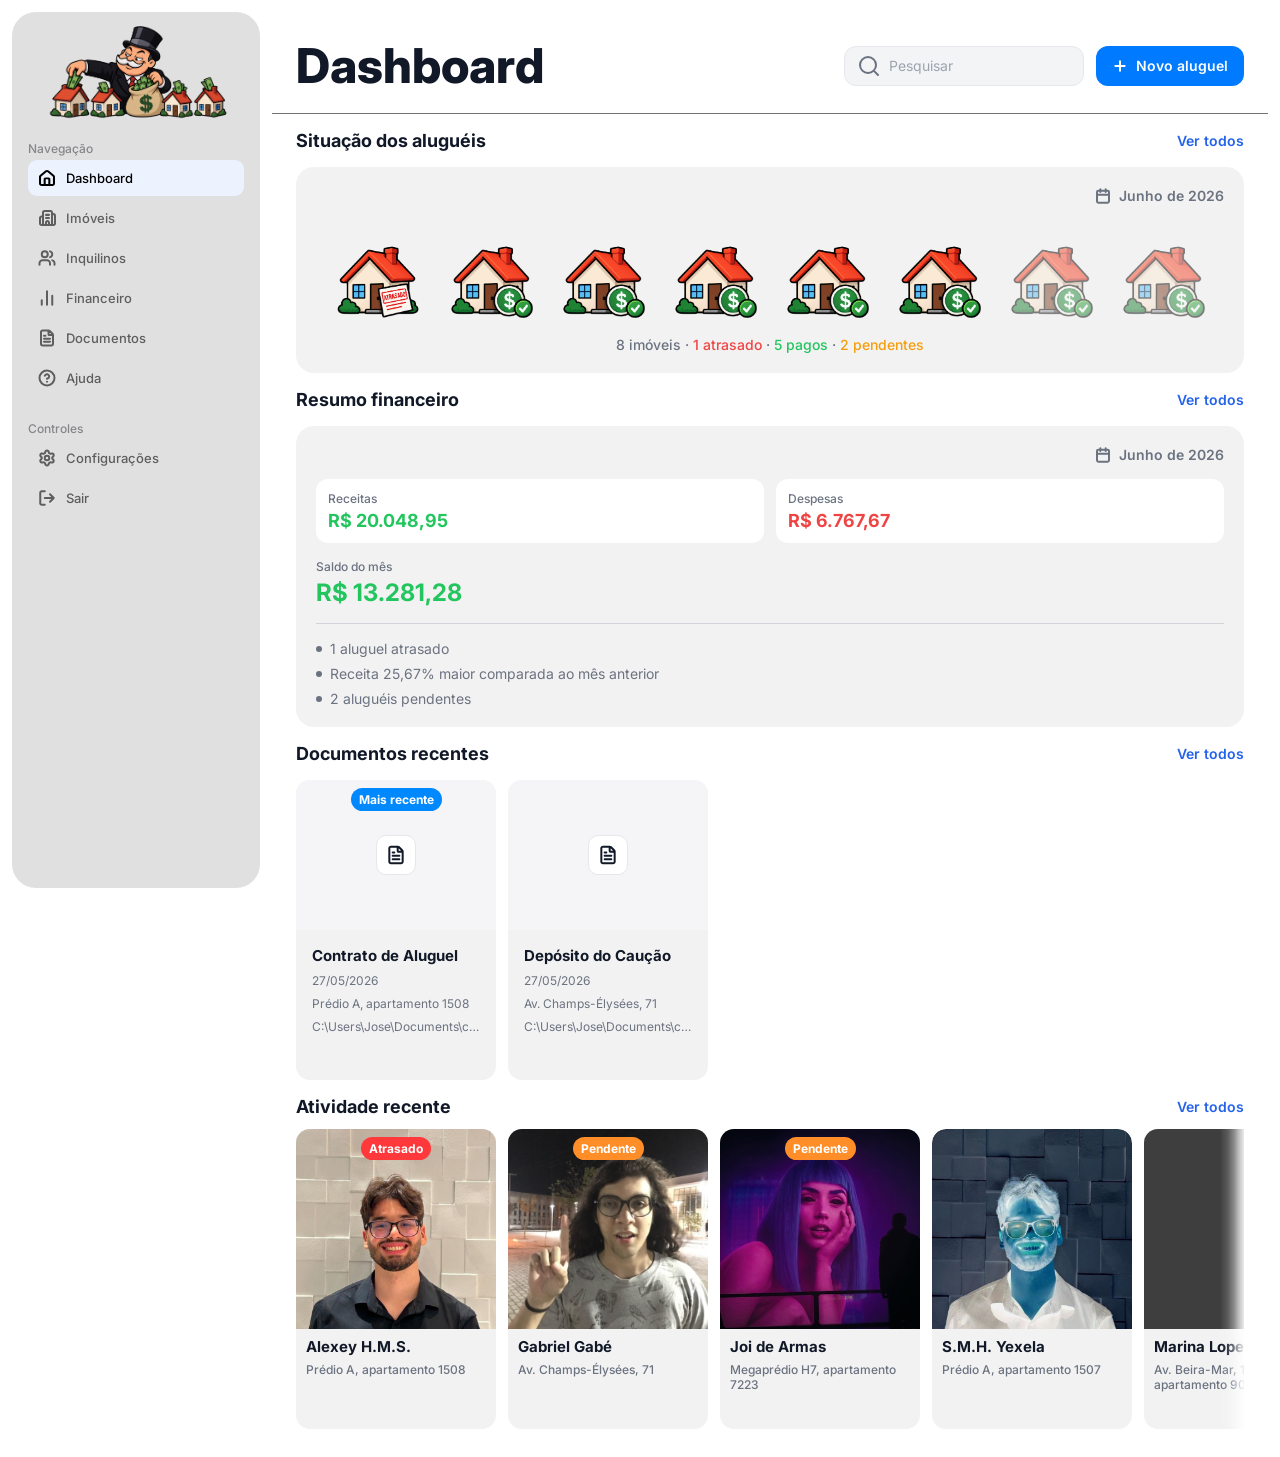
<file: index.html>
<!doctype html>
<html lang="pt-BR">
<head>
  <meta charset="utf-8">
  <meta name="viewport" content="width=device-width, initial-scale=1">
  <title>Dashboard</title>
  <link rel="preconnect" href="https://fonts.googleapis.com">
  <link rel="preconnect" href="https://fonts.gstatic.com" crossorigin>
  <link href="https://fonts.googleapis.com/css2?family=Inter:wght@400;500;600;700;800&display=swap" rel="stylesheet">
  <link rel="stylesheet" href="styles.css">
  <!-- Vindo do login: o conteúdo entra com um fade (a classe precisa existir antes da primeira pintura) -->
  <script>
    try {
      if (sessionStorage.getItem('gi-chegada')) {
        sessionStorage.removeItem('gi-chegada');
        document.documentElement.classList.add('is-arriving');
      }
    } catch (e) { /* sem armazenamento: abre normalmente */ }
  </script>
</head>
<body>
  <div class="app">
    <!-- Sidebar -->
    <aside class="sidebar">
      <div class="sidebar__top">
        <div class="sidebar__logo">
          <img src="assets/img/logo.png" alt="Logo" width="190" height="95">
        </div>

        <!-- Só aparece na navbar (telas abaixo de 450px) -->
        <button class="nav-toggle" type="button" aria-expanded="false" aria-controls="menu-principal">
          <span class="nav-toggle__icon" aria-hidden="true"></span>
          Menu
        </button>

        <nav class="nav" id="menu-principal" aria-label="Menu principal">
          <div class="nav__section">Navegação</div>
          <a class="nav__item is-active" href="index.html" aria-current="page">
            <span class="nav__icon">
              <img class="nav__icon-dashboard" src="assets/icons/dashboard.svg" alt="" width="15.5" height="16.2504">
            </span>
            Dashboard
          </a>
          <a class="nav__item" href="imoveis.html">
            <span class="nav__icon">
              <img class="nav__icon-imoveis" src="assets/icons/imoveis.svg" alt="" width="17" height="15.5">
            </span>
            Imóveis
          </a>
          <a class="nav__item" href="inquilinos.html">
            <span class="nav__icon"><img src="assets/icons/inquilinos.svg" alt="" width="18" height="18"></span>
            Inquilinos
          </a>
          <a class="nav__item" href="financeiro.html">
            <span class="nav__icon"><img src="assets/icons/financeiro.svg" alt="" width="18" height="18"></span>
            Financeiro
          </a>
          <a class="nav__item" href="documentos.html">
            <span class="nav__icon"><img src="assets/icons/documentos.svg" alt="" width="18" height="18"></span>
            Documentos
          </a>
          <a class="nav__item" href="ajuda.html">
            <span class="nav__icon"><img src="assets/icons/ajuda.svg" alt="" width="18" height="18"></span>
            Ajuda
          </a>

          <div class="nav__section nav__section--spaced">Controles</div>
          <a class="nav__item" href="configuracoes.html">
            <span class="nav__icon"><img src="assets/icons/configuracoes.svg" alt="" width="18" height="18"></span>
            Configurações
          </a>
          <a class="nav__item" href="login.html">
            <span class="nav__icon"><img src="assets/icons/sair.svg" alt="" width="18" height="18"></span>
            Sair
          </a>
        </nav>
      </div>
      <div class="sidebar__footer"></div>
    </aside>

    <!-- Principal -->
    <main class="main">
      <header class="page-title page-title--plain page-title--ink page-title--sticky page-title--strong">
        <div class="page-title__text">
          <h1>Dashboard</h1>
        </div>
        <div class="page-title__actions">
          <form class="search-form" id="busca" role="search" autocomplete="off">
            <label class="search">
              <img src="assets/icons/search.svg" alt="" width="24" height="24">
              <input type="search" id="busca-input" placeholder="Pesquisar" aria-label="Pesquisar inquilinos, imóveis e documentos" aria-controls="busca-resultados" aria-expanded="false">
            </label>
            <div class="search-results" id="busca-resultados" hidden></div>
          </form>
          <button class="btn-primary" type="button" data-modal="modal-novo-aluguel" aria-haspopup="dialog">
            <img src="assets/icons/plus.svg" alt="" width="16" height="16">
            Novo aluguel
          </button>
        </div>
      </header>

      <div class="content">
        <!-- Situação dos aluguéis e Resumo financeiro: lado a lado em telas largas -->
        <div class="overview">
          <!-- Situação dos aluguéis -->
          <section class="block">
            <div class="block__header">
              <h2 class="block__title">Situação dos aluguéis</h2>
              <a class="link" href="imoveis.html">Ver todos</a>
            </div>
            <div class="card summary">
              <div class="month">
                <img src="assets/icons/calendar.svg" alt="" width="16" height="16">
                Junho de 2026
              </div>
              <div class="houses">
                <img src="assets/img/casinha-atrasada.png" alt="Imóvel com aluguel atrasado" width="100" height="100">
                <img src="assets/img/casinha-ok.png" alt="Imóvel com aluguel pago" width="100" height="100">
                <img src="assets/img/casinha-ok.png" alt="Imóvel com aluguel pago" width="100" height="100">
                <img src="assets/img/casinha-ok.png" alt="Imóvel com aluguel pago" width="100" height="100">
                <img src="assets/img/casinha-ok.png" alt="Imóvel com aluguel pago" width="100" height="100">
                <img src="assets/img/casinha-ok.png" alt="Imóvel com aluguel pago" width="100" height="100">
                <img class="is-pending" src="assets/img/casinha-ok.png" alt="Imóvel com aluguel pendente" width="100" height="100">
                <img class="is-pending" src="assets/img/casinha-ok.png" alt="Imóvel com aluguel pendente" width="100" height="100">
              </div>
              <p class="status">
                8 imóveis · <span class="text-red">1 atrasado</span> · <span class="text-green">5 pagos</span> · <span class="text-amber">2 pendentes</span>
              </p>
            </div>
          </section>

          <!-- Financeiro -->
          <section class="block">
            <div class="block__header">
              <h2 class="block__title">Resumo financeiro</h2>
              <a class="link" href="financeiro.html">Ver todos</a>
            </div>
            <div class="card finance">
              <div class="month">
                <img src="assets/icons/calendar.svg" alt="" width="16" height="16">
                Junho de 2026
              </div>
              <div class="finance__boxes">
                <div class="finance__box finance__box--in">
                  <span class="finance__label">Receitas</span>
                  <span class="finance__value text-green">R$ 20.048,95</span>
                </div>
                <div class="finance__box finance__box--out">
                  <span class="finance__label">Despesas</span>
                  <span class="finance__value text-red">R$ 6.767,67</span>
                </div>
              </div>
              <div class="balance">
                <span class="balance__label">Saldo do mês</span>
                <span class="balance__value text-green">R$ 13.281,28</span>
              </div>
              <hr class="separator">
              <ul class="highlights">
                <li><img src="assets/icons/ellipse.svg" alt="" width="6" height="6">1 aluguel atrasado</li>
                <li><img src="assets/icons/ellipse.svg" alt="" width="6" height="6">Receita 25,67% maior comparada ao mês anterior</li>
                <li><img src="assets/icons/ellipse.svg" alt="" width="6" height="6">2 aluguéis pendentes</li>
              </ul>
            </div>
          </section>
        </div>

        <!-- Documentos recentes -->
        <section class="block">
          <div class="block__header">
            <h2 class="block__title">Documentos recentes</h2>
            <a class="link" href="documentos.html">Ver todos</a>
          </div>
          <div class="docs">
            <article class="doc">
              <div class="doc__preview">
                <span class="chip chip--recent">Mais recente</span>
                <span class="doc__file"><img src="assets/icons/file-text.svg" alt="" width="20" height="20"></span>
              </div>
              <div class="doc__info">
                <h3><a class="stretched-link" href="assets/docs/contrato_alexey.pdf" target="_blank" rel="noopener">Contrato de Aluguel</a></h3>
                <p>27/05/2026</p>
                <p>Prédio A, apartamento 1508</p>
                <p class="doc__path" title="C:\Users\Jose\Documents\contrato_alexey.pdf">C:\Users\Jose\Documents\contrato_alexey.pdf</p>
              </div>
            </article>
            <article class="doc">
              <div class="doc__preview">
                <span class="doc__file"><img src="assets/icons/file-text.svg" alt="" width="20" height="20"></span>
              </div>
              <div class="doc__info">
                <h3><a class="stretched-link" href="assets/docs/comprovante_caucao.pdf" target="_blank" rel="noopener">Depósito do Caução</a></h3>
                <p>27/05/2026</p>
                <p>Av. Champs-Élysées, 71</p>
                <p class="doc__path" title="C:\Users\Jose\Documents\comprovante_caucao.pdf">C:\Users\Jose\Documents\comprovante_caucao.pdf</p>
              </div>
            </article>
          </div>
        </section>

        <!-- Atividade recente -->
        <section class="block block--tight">
          <div class="block__header">
            <h2 class="block__title">Atividade recente</h2>
            <a class="link" href="inquilinos.html">Ver todos</a>
          </div>
          <div class="tenants">
            <article class="tenant-mini">
              <div class="tenant-mini__photo">
                <img class="tenant__img" src="assets/img/inquilino-1.png" alt="">
                <span class="chip chip--late">Atrasado</span>
              </div>
              <h3>Alexey H.M.S.</h3>
              <p>Prédio A, apartamento 1508</p>
            </article>
            <article class="tenant-mini">
              <div class="tenant-mini__photo">
                <img class="tenant__img" src="assets/img/inquilino-2.png" alt="">
                <span class="chip chip--pending">Pendente</span>
              </div>
              <h3>Gabriel Gabé</h3>
              <p>Av. Champs-Élysées, 71</p>
            </article>
            <article class="tenant-mini">
              <div class="tenant-mini__photo">
                <img class="tenant__img tenant__img--crop" src="assets/img/inquilino-3.png" alt="">
                <span class="chip chip--pending">Pendente</span>
              </div>
              <h3>Joi de Armas</h3>
              <p>Megaprédio H7, apartamento 7223</p>
            </article>
            <article class="tenant-mini">
              <div class="tenant-mini__photo">
                <img class="tenant__img tenant__img--difference" src="assets/img/inquilino-1.png" alt="">
              </div>
              <h3>S.M.H. Yexela</h3>
              <p>Prédio A, apartamento 1507</p>
            </article>
            <article class="tenant-mini">
              <div class="tenant-mini__photo tenant-mini__photo--empty"></div>
              <h3>Marina Lopes</h3>
              <p>Av. Beira-Mar, 1500, apartamento 902</p>
            </article>
            <article class="tenant-mini">
              <div class="tenant-mini__photo tenant-mini__photo--empty"></div>
              <h3>Rafael Nunes</h3>
              <p>Rua Padre Ibiapina, 310</p>
            </article>
          </div>
        </section>
      </div>
    </main>
  </div>


  <!-- Novo aluguel (demonstração) -->
  <dialog class="modal" id="modal-novo-aluguel" aria-labelledby="modal-novo-aluguel-title">
    <form id="form-novo-aluguel" data-demo-form>
      <div class="modal__header">
        <h2 class="modal__title" id="modal-novo-aluguel-title">Novo aluguel</h2>
      </div>
      <div class="modal__body">
        <p>Registre um novo contrato de aluguel entre um imóvel e um inquilino. Nesta demonstração ele não fica salvo.</p>
        <label class="field">
          <span class="field__label">Imóvel</span>
          <select class="field__input" id="aluguel-imovel" required autofocus data-message-required="Escolha o imóvel alugado.">
            <option value="">Selecione</option>
            <option>Prédio A, apartamento 1507</option>
            <option>Prédio A, apartamento 1508</option>
            <option>Av. Champs-Élysées, 71</option>
            <option>Megaprédio H7, apartamento 7223</option>
            <option>Rua das Flores, 12</option>
            <option>Rua do Sol, 88</option>
            <option>Av. Beira-Mar, 1500, apartamento 902</option>
            <option>Rua Padre Ibiapina, 310</option>
          </select>
        </label>
        <label class="field">
          <span class="field__label">Inquilino</span>
          <select class="field__input" id="aluguel-inquilino" required data-message-required="Escolha o inquilino.">
            <option value="">Selecione</option>
            <option>Alexey H.M.S.</option>
            <option>Ana Souza</option>
            <option>Carlos Mendes</option>
            <option>Gabriel Gabé</option>
            <option>Joi de Armas</option>
            <option>Marina Lopes</option>
            <option>Rafael Nunes</option>
            <option>S.M.H. Yexela</option>
          </select>
        </label>
        <label class="field">
          <span class="field__label">Aluguel mensal (R$)</span>
          <input class="field__input" id="aluguel-valor" type="text" inputmode="decimal" placeholder="Ex.: 1.500,00" required data-money data-message-min="Informe um aluguel maior que zero.">
        </label>
        <label class="field">
          <span class="field__label">Início do contrato</span>
          <input class="field__input" id="aluguel-inicio" type="date" required data-message-required="Informe a data de início do contrato." data-message-bad="Informe uma data válida.">
        </label>
        <label class="field">
          <span class="field__label">Dia de vencimento</span>
          <input class="field__input" id="aluguel-dia" type="number" inputmode="numeric" min="1" max="28" step="1" placeholder="De 1 a 28" required data-message-min="Escolha um dia entre 1 e 28." data-message-max="Escolha um dia entre 1 e 28." data-message-step="Use um dia inteiro, entre 1 e 28." data-message-bad="Use um dia inteiro, entre 1 e 28.">
        </label>
      </div>
      <div class="modal__footer">
        <button class="btn-secondary" type="button" data-close>Cancelar</button>
        <button class="btn-primary" type="submit">Registrar aluguel</button>
      </div>
    </form>
  </dialog>

  <script src="assets/js/modal.js"></script>
  <script src="assets/js/demo.js"></script>
  <script src="assets/js/dashboard.js"></script>
  <script src="assets/js/nav.js"></script>
  <script src="assets/js/edge-scroll.js"></script>
</body>
</html>
</file>
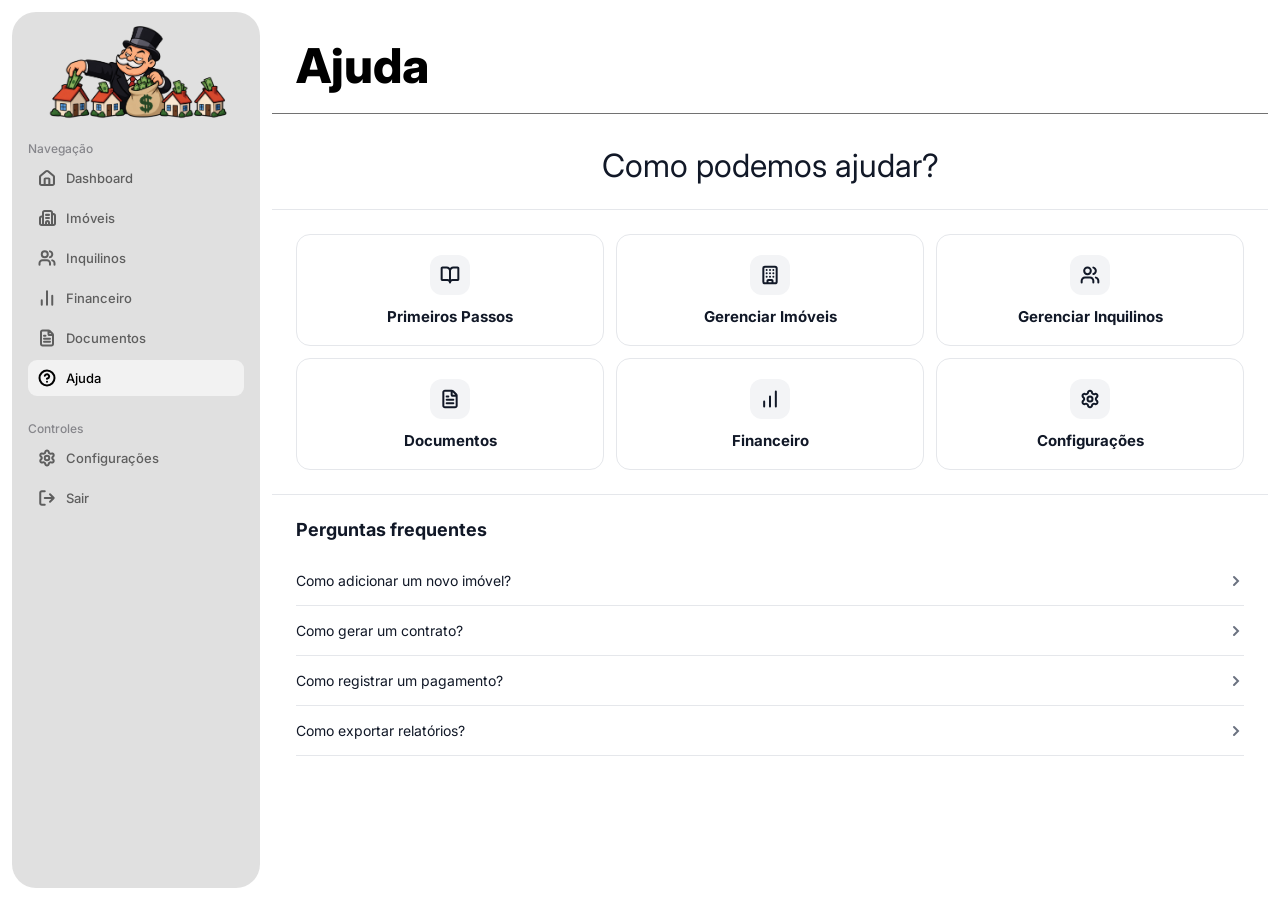
<file: ajuda.html>
<!doctype html>
<html lang="pt-BR">
<head>
  <meta charset="utf-8">
  <meta name="viewport" content="width=device-width, initial-scale=1">
  <title>Ajuda</title>
  <link rel="preconnect" href="https://fonts.googleapis.com">
  <link rel="preconnect" href="https://fonts.gstatic.com" crossorigin>
  <link href="https://fonts.googleapis.com/css2?family=Inter:wght@400;500;600;700;800&display=swap" rel="stylesheet">
  <link rel="stylesheet" href="styles.css">
</head>
<body>
  <div class="app">
    <!-- Sidebar -->
    <aside class="sidebar">
      <div class="sidebar__top">
        <div class="sidebar__logo">
          <img src="assets/img/logo.png" alt="Logo" width="190" height="95">
        </div>

        <!-- Só aparece na navbar (telas abaixo de 450px) -->
        <button class="nav-toggle" type="button" aria-expanded="false" aria-controls="menu-principal">
          <span class="nav-toggle__icon" aria-hidden="true"></span>
          Menu
        </button>

        <nav class="nav" id="menu-principal" aria-label="Menu principal">
          <div class="nav__section">Navegação</div>
          <a class="nav__item" href="index.html">
            <span class="nav__icon">
              <img class="nav__icon-dashboard" src="assets/icons/dashboard.svg" alt="" width="15.5" height="16.2504">
            </span>
            Dashboard
          </a>
          <a class="nav__item" href="imoveis.html">
            <span class="nav__icon">
              <img class="nav__icon-imoveis" src="assets/icons/imoveis.svg" alt="" width="17" height="15.5">
            </span>
            Imóveis
          </a>
          <a class="nav__item" href="inquilinos.html">
            <span class="nav__icon"><img src="assets/icons/inquilinos.svg" alt="" width="18" height="18"></span>
            Inquilinos
          </a>
          <a class="nav__item" href="financeiro.html">
            <span class="nav__icon"><img src="assets/icons/financeiro.svg" alt="" width="18" height="18"></span>
            Financeiro
          </a>
          <a class="nav__item" href="documentos.html">
            <span class="nav__icon"><img src="assets/icons/documentos.svg" alt="" width="18" height="18"></span>
            Documentos
          </a>
          <a class="nav__item is-active is-active--neutral" href="ajuda.html" aria-current="page">
            <span class="nav__icon"><img src="assets/icons/ajuda.svg" alt="" width="18" height="18"></span>
            Ajuda
          </a>

          <div class="nav__section nav__section--spaced">Controles</div>
          <a class="nav__item" href="configuracoes.html">
            <span class="nav__icon"><img src="assets/icons/configuracoes.svg" alt="" width="18" height="18"></span>
            Configurações
          </a>
          <a class="nav__item" href="login.html">
            <span class="nav__icon"><img src="assets/icons/sair.svg" alt="" width="18" height="18"></span>
            Sair
          </a>
        </nav>
      </div>
      <div class="sidebar__footer"></div>
    </aside>

    <!-- Principal -->
    <main class="main">
      <header class="page-title page-title--plain page-title--sticky page-title--strong">
        <h1>Ajuda</h1>
      </header>

      <div class="help-page">
        <div class="help-hero">
          <h2>Como podemos ajudar?</h2>
        </div>

        <hr class="separator">

        <section class="help-section" aria-label="Categorias de ajuda">
          <div class="help-grid">
            <button class="help-card" type="button" data-modal="modal-primeiros-passos" aria-haspopup="dialog">
              <span class="help-card__icon"><img src="assets/icons/book-open.svg" alt="" width="20" height="20"></span>
              <span class="help-card__title">Primeiros Passos</span>
            </button>
            <button class="help-card" type="button" data-modal="modal-imoveis" aria-haspopup="dialog">
              <span class="help-card__icon"><img src="assets/icons/building.svg" alt="" width="20" height="20"></span>
              <span class="help-card__title">Gerenciar Imóveis</span>
            </button>
            <button class="help-card" type="button" data-modal="modal-inquilinos" aria-haspopup="dialog">
              <span class="help-card__icon"><img src="assets/icons/users.svg" alt="" width="20" height="20"></span>
              <span class="help-card__title">Gerenciar Inquilinos</span>
            </button>
            <button class="help-card" type="button" data-modal="modal-documentos" aria-haspopup="dialog">
              <span class="help-card__icon"><img src="assets/icons/file-text.svg" alt="" width="20" height="20"></span>
              <span class="help-card__title">Documentos</span>
            </button>
            <button class="help-card" type="button" data-modal="modal-financeiro" aria-haspopup="dialog">
              <span class="help-card__icon"><img src="assets/icons/bar-chart.svg" alt="" width="20" height="20"></span>
              <span class="help-card__title">Financeiro</span>
            </button>
            <button class="help-card" type="button" data-modal="modal-configuracoes" aria-haspopup="dialog">
              <span class="help-card__icon"><img src="assets/icons/settings.svg" alt="" width="20" height="20"></span>
              <span class="help-card__title">Configurações</span>
            </button>
          </div>
        </section>

        <hr class="separator">

        <section class="help-section faq">
          <h2 class="faq__title">Perguntas frequentes</h2>
          <div class="faq__list">
            <details class="faq__item">
              <summary class="faq__question">
                <span>Como adicionar um novo imóvel?</span>
                <img class="faq__chevron" src="assets/icons/chevron-right.svg" alt="" width="16" height="16">
              </summary>
              <div class="faq__answer">
                <p>Em Imóveis, clique em “Novo imóvel”, no canto superior direito. Informe o endereço, o tipo, o valor do aluguel e o dia de vencimento (de 1 a 28) e clique em “Cadastrar imóvel”. Se faltar algum dado, o campo é destacado com uma explicação. Nesta versão de demonstração o cadastro é confirmado, mas não fica salvo.</p>
              </div>
            </details>
            <details class="faq__item">
              <summary class="faq__question">
                <span>Como gerar um contrato?</span>
                <img class="faq__chevron" src="assets/icons/chevron-right.svg" alt="" width="16" height="16">
              </summary>
              <div class="faq__answer">
                <p>A geração automática de contratos ainda não está disponível. Os contratos assinados ficam em Documentos, agrupados por imóvel: pesquise, por exemplo, “contrato 1508” e clique no documento para abrir o PDF em uma nova guia, de onde você pode baixá-lo ou imprimi-lo.</p>
              </div>
            </details>
            <details class="faq__item">
              <summary class="faq__question">
                <span>Como registrar um pagamento?</span>
                <img class="faq__chevron" src="assets/icons/chevron-right.svg" alt="" width="16" height="16">
              </summary>
              <div class="faq__answer">
                <p>Em Inquilinos, clique em “Ver detalhes →” no card de um inquilino com aluguel Pendente ou Atrasado. Confira o valor recebido (ele precisa cobrir o aluguel), escolha a data do pagamento e clique em “Registrar pagamento”. O status do card passa para “Pago”.</p>
              </div>
            </details>
            <details class="faq__item">
              <summary class="faq__question">
                <span>Como exportar relatórios?</span>
                <img class="faq__chevron" src="assets/icons/chevron-right.svg" alt="" width="16" height="16">
              </summary>
              <div class="faq__answer">
                <p>A exportação de relatórios ainda não está disponível. Para guardar um resumo do mês, abra Financeiro, que mostra receitas, despesas, saldo e as transações, e use a impressão do navegador (Ctrl+P ou ⌘+P) com a opção “Salvar como PDF”.</p>
              </div>
            </details>
          </div>
        </section>
      </div>
    </main>
  </div>

  <dialog class="modal" id="modal-primeiros-passos" aria-labelledby="modal-primeiros-passos-title">
    <div class="modal__header">
      <span class="help-card__icon"><img src="assets/icons/book-open.svg" alt="" width="20" height="20"></span>
      <h2 class="modal__title" id="modal-primeiros-passos-title">Primeiros Passos</h2>
    </div>
    <div class="modal__body">
      <p>O GestorImoveis reúne imóveis, inquilinos, contas e documentos em um só lugar. Comece pelo Dashboard, que resume a situação do mês.</p>
      <ol>
        <li>Em “Situação dos aluguéis”, veja quantos aluguéis estão pagos, pendentes e atrasados.</li>
        <li>Use a busca no topo do Dashboard para encontrar um inquilino, um documento ou uma página.</li>
        <li>Navegue pelas seções na barra lateral; a página em que você está fica destacada em preto.</li>
      </ol>
      <p>Os dados exibidos são fictícios e servem para demonstrar o sistema.</p>
    </div>
    <div class="modal__footer">
      <button class="btn-primary" type="button" data-close>Entendi</button>
    </div>
  </dialog>
  <dialog class="modal" id="modal-imoveis" aria-labelledby="modal-imoveis-title">
    <div class="modal__header">
      <span class="help-card__icon"><img src="assets/icons/building.svg" alt="" width="20" height="20"></span>
      <h2 class="modal__title" id="modal-imoveis-title">Gerenciar Imóveis</h2>
    </div>
    <div class="modal__body">
      <p>A página Imóveis mostra cada prédio com endereço, apartamentos, metragem, aluguel, inquilinos e o histórico de contas.</p>
      <ol>
        <li>Ao rolar a página, o nome do prédio fica fixo no topo, para você saber qual está vendo.</li>
        <li>Em “Histórico financeiro”, cada card traz as contas de um mês de um apartamento; role para o lado para ver meses anteriores.</li>
        <li>Clique em “Ver detalhes” para ver a conta completa e, se ela estiver atrasada, enviar um lembrete ao inquilino.</li>
      </ol>
      <p>Para cadastrar um imóvel, use o botão “Novo imóvel” no topo da página Imóveis.</p>
    </div>
    <div class="modal__footer">
      <button class="btn-primary" type="button" data-close>Entendi</button>
    </div>
  </dialog>
  <dialog class="modal" id="modal-inquilinos" aria-labelledby="modal-inquilinos-title">
    <div class="modal__header">
      <span class="help-card__icon"><img src="assets/icons/users.svg" alt="" width="20" height="20"></span>
      <h2 class="modal__title" id="modal-inquilinos-title">Gerenciar Inquilinos</h2>
    </div>
    <div class="modal__body">
      <p>A página Inquilinos lista cada inquilino com telefone, aluguel, dia de vencimento e situação do mês.</p>
      <ol>
        <li>O status pode ser Pago, Pendente (ainda dentro do prazo) ou Atrasado (o vencimento já passou).</li>
        <li>Use as setas ou os números no fim da lista para trocar de página.</li>
        <li>Em “Ver detalhes →”, veja os dados completos e registre o pagamento de um aluguel em aberto.</li>
      </ol>
      <p>Para cadastrar um inquilino, use o botão “Novo inquilino” no topo da página. Para ligar um inquilino a um imóvel, use “Novo aluguel” no Dashboard.</p>
    </div>
    <div class="modal__footer">
      <button class="btn-primary" type="button" data-close>Entendi</button>
    </div>
  </dialog>
  <dialog class="modal" id="modal-documentos" aria-labelledby="modal-documentos-title">
    <div class="modal__header">
      <span class="help-card__icon"><img src="assets/icons/file-text.svg" alt="" width="20" height="20"></span>
      <h2 class="modal__title" id="modal-documentos-title">Documentos</h2>
    </div>
    <div class="modal__body">
      <p>Em Documentos ficam contratos, laudos de vistoria e comprovantes, todos em PDF.</p>
      <ol>
        <li>“Recentes” mostra os últimos documentos adicionados; “Abrir em nova guia” abre o documento em destaque.</li>
        <li>Em “Todos os documentos”, pesquise por nome, data, imóvel ou nome do arquivo; a busca ignora acentos.</li>
        <li>Alterne entre lista e grade nos botões ao lado da busca e clique em um documento para abrir o PDF.</li>
      </ol>
      <p>Com o PDF aberto, você pode baixá-lo ou imprimi-lo pelo navegador.</p>
    </div>
    <div class="modal__footer">
      <button class="btn-primary" type="button" data-close>Entendi</button>
    </div>
  </dialog>
  <dialog class="modal" id="modal-financeiro" aria-labelledby="modal-financeiro-title">
    <div class="modal__header">
      <span class="help-card__icon"><img src="assets/icons/bar-chart.svg" alt="" width="20" height="20"></span>
      <h2 class="modal__title" id="modal-financeiro-title">Financeiro</h2>
    </div>
    <div class="modal__body">
      <p>A página Financeiro resume o mês: receita total, despesas totais e saldo líquido (receita menos despesas).</p>
      <ol>
        <li>Entradas aparecem em verde com “+” e saídas em vermelho com “-”.</li>
        <li>A coluna “Inquilino” mostra quem pagou ou, nas despesas, a qual imóvel a despesa se refere.</li>
        <li>Use a paginação no fim da lista para ver todas as transações do mês.</li>
      </ol>
      <p>Os mesmos totais aparecem no card “Financeiro” do Dashboard.</p>
    </div>
    <div class="modal__footer">
      <button class="btn-primary" type="button" data-close>Entendi</button>
    </div>
  </dialog>
  <dialog class="modal" id="modal-configuracoes" aria-labelledby="modal-configuracoes-title">
    <div class="modal__header">
      <span class="help-card__icon"><img src="assets/icons/settings.svg" alt="" width="20" height="20"></span>
      <h2 class="modal__title" id="modal-configuracoes-title">Configurações</h2>
    </div>
    <div class="modal__body">
      <p>Em Configurações você confere seus dados de perfil e da empresa e ajusta notificações e segurança.</p>
      <ol>
        <li>Ligue ou desligue as notificações por e-mail, push e alertas de atraso; a escolha fica salva neste navegador.</li>
        <li>Em “Alterar senha”, informe a senha atual e uma nova com pelo menos 8 caracteres, com letras e números.</li>
        <li>Em “Autenticação em dois fatores”, confirme com o código de 6 dígitos do seu aplicativo autenticador.</li>
      </ol>
      <p>Para sair do sistema, use “Sair” na barra lateral.</p>
    </div>
    <div class="modal__footer">
      <button class="btn-primary" type="button" data-close>Entendi</button>
    </div>
  </dialog>

  <script src="assets/js/modal.js"></script>
  <script src="assets/js/faq.js"></script>
  <script src="assets/js/nav.js"></script>
</body>
</html>
</file>
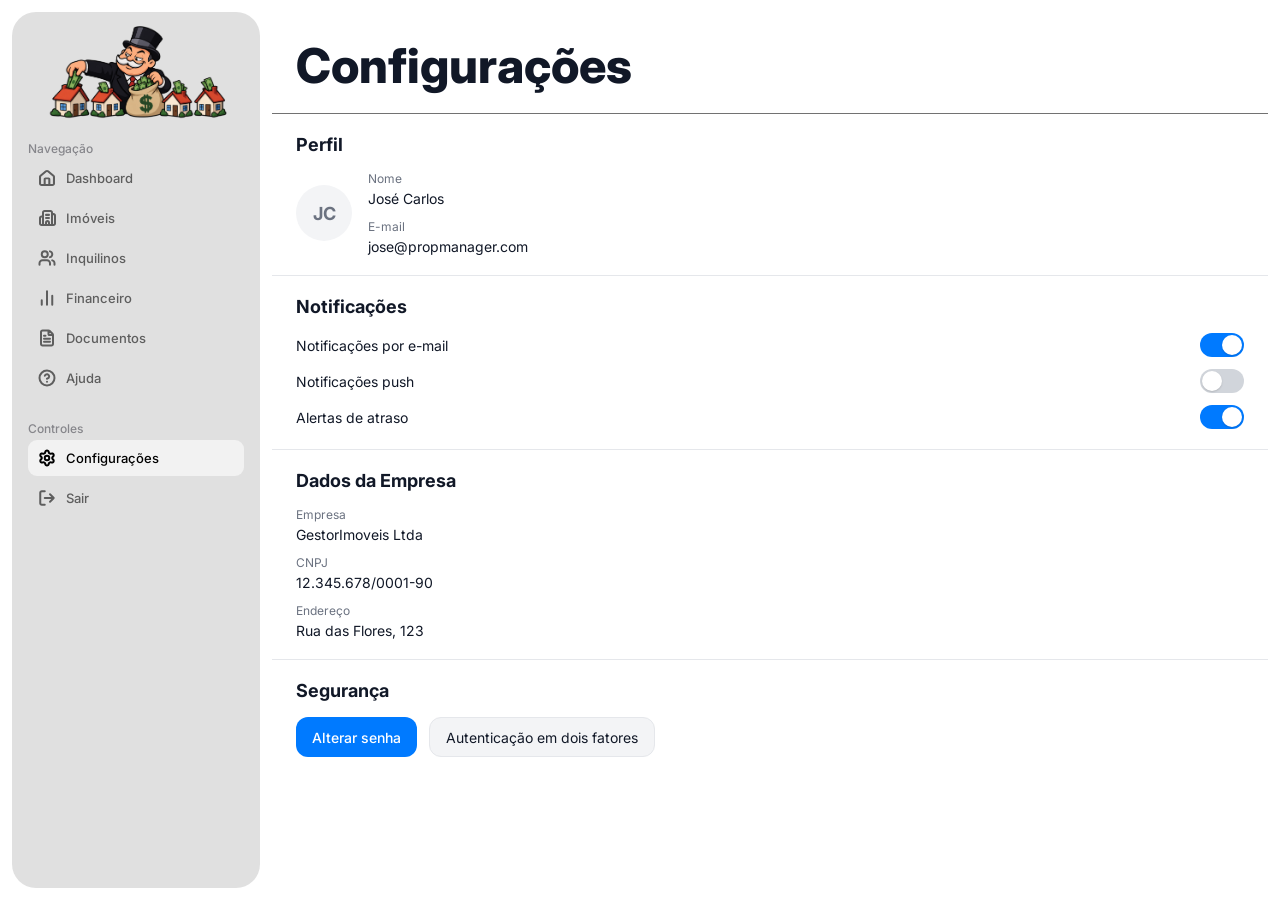
<file: configuracoes.html>
<!doctype html>
<html lang="pt-BR">
<head>
  <meta charset="utf-8">
  <meta name="viewport" content="width=device-width, initial-scale=1">
  <title>Configurações</title>
  <link rel="preconnect" href="https://fonts.googleapis.com">
  <link rel="preconnect" href="https://fonts.gstatic.com" crossorigin>
  <link href="https://fonts.googleapis.com/css2?family=Inter:wght@400;500;600;700;800&display=swap" rel="stylesheet">
  <link rel="stylesheet" href="styles.css">
</head>
<body>
  <div class="app">
    <!-- Sidebar -->
    <aside class="sidebar">
      <div class="sidebar__top">
        <div class="sidebar__logo">
          <img src="assets/img/logo.png" alt="Logo" width="190" height="95">
        </div>

        <!-- Só aparece na navbar (telas abaixo de 450px) -->
        <button class="nav-toggle" type="button" aria-expanded="false" aria-controls="menu-principal">
          <span class="nav-toggle__icon" aria-hidden="true"></span>
          Menu
        </button>

        <nav class="nav" id="menu-principal" aria-label="Menu principal">
          <div class="nav__section">Navegação</div>
          <a class="nav__item" href="index.html">
            <span class="nav__icon">
              <img class="nav__icon-dashboard" src="assets/icons/dashboard.svg" alt="" width="15.5" height="16.2504">
            </span>
            Dashboard
          </a>
          <a class="nav__item" href="imoveis.html">
            <span class="nav__icon">
              <img class="nav__icon-imoveis" src="assets/icons/imoveis.svg" alt="" width="17" height="15.5">
            </span>
            Imóveis
          </a>
          <a class="nav__item" href="inquilinos.html">
            <span class="nav__icon"><img src="assets/icons/inquilinos.svg" alt="" width="18" height="18"></span>
            Inquilinos
          </a>
          <a class="nav__item" href="financeiro.html">
            <span class="nav__icon"><img src="assets/icons/financeiro.svg" alt="" width="18" height="18"></span>
            Financeiro
          </a>
          <a class="nav__item" href="documentos.html">
            <span class="nav__icon"><img src="assets/icons/documentos.svg" alt="" width="18" height="18"></span>
            Documentos
          </a>
          <a class="nav__item" href="ajuda.html">
            <span class="nav__icon"><img src="assets/icons/ajuda.svg" alt="" width="18" height="18"></span>
            Ajuda
          </a>

          <div class="nav__section nav__section--spaced">Controles</div>
          <a class="nav__item is-active is-active--neutral" href="configuracoes.html" aria-current="page">
            <span class="nav__icon"><img src="assets/icons/configuracoes.svg" alt="" width="18" height="18"></span>
            Configurações
          </a>
          <a class="nav__item" href="login.html">
            <span class="nav__icon"><img src="assets/icons/sair.svg" alt="" width="18" height="18"></span>
            Sair
          </a>
        </nav>
      </div>
      <div class="sidebar__footer"></div>
    </aside>

    <!-- Principal -->
    <main class="main">
      <header class="page-title page-title--plain page-title--ink page-title--sticky page-title--strong">
        <h1>Configurações</h1>
      </header>

      <div class="settings">
        <section class="settings__section">
          <h2 class="settings__title">Perfil</h2>
          <div class="profile">
            <span class="avatar avatar--profile" aria-hidden="true">JC</span>
            <dl class="settings__fields">
              <div>
                <dt>Nome</dt>
                <dd>José Carlos</dd>
              </div>
              <div>
                <dt>E-mail</dt>
                <dd>jose@propmanager.com</dd>
              </div>
            </dl>
          </div>
        </section>

        <hr class="separator">

        <section class="settings__section">
          <h2 class="settings__title">Notificações</h2>
          <div class="toggle-list">
            <label class="toggle-row" for="notif-email">
              <span>Notificações por e-mail</span>
              <input class="switch" type="checkbox" role="switch" id="notif-email" name="notif-email" checked>
            </label>
            <label class="toggle-row" for="notif-push">
              <span>Notificações push</span>
              <input class="switch" type="checkbox" role="switch" id="notif-push" name="notif-push">
            </label>
            <label class="toggle-row" for="notif-atraso">
              <span>Alertas de atraso</span>
              <input class="switch" type="checkbox" role="switch" id="notif-atraso" name="notif-atraso" checked>
            </label>
          </div>
        </section>

        <hr class="separator">

        <section class="settings__section">
          <h2 class="settings__title">Dados da Empresa</h2>
          <dl class="settings__fields">
            <div>
              <dt>Empresa</dt>
              <dd>GestorImoveis Ltda</dd>
            </div>
            <div>
              <dt>CNPJ</dt>
              <dd>12.345.678/0001-90</dd>
            </div>
            <div>
              <dt>Endereço</dt>
              <dd>Rua das Flores, 123</dd>
            </div>
          </dl>
        </section>

        <hr class="separator">

        <section class="settings__section">
          <h2 class="settings__title">Segurança</h2>
          <div class="settings__actions">
            <button class="btn-primary btn-primary--plain" type="button" data-modal="modal-alterar-senha" aria-haspopup="dialog">Alterar senha</button>
            <button class="btn-secondary" type="button" id="btn-2fa" data-modal="modal-2fa" aria-haspopup="dialog">Autenticação em dois fatores</button>
          </div>
        </section>
      </div>
    </main>
  </div>

  <!-- Alterar senha (demonstração) -->
  <dialog class="modal" id="modal-alterar-senha" aria-labelledby="modal-alterar-senha-title">
    <form id="form-alterar-senha" data-demo-form data-success="Senha alterada. Use a nova senha no próximo acesso.">
      <div class="modal__header">
        <h2 class="modal__title" id="modal-alterar-senha-title">Alterar senha</h2>
      </div>
      <div class="modal__body">
        <label class="field">
          <span class="field__label">Senha atual</span>
          <input class="field__input" id="senha-atual" type="password" required autofocus autocomplete="current-password" data-message-required="Informe sua senha atual.">
        </label>
        <label class="field">
          <span class="field__label">Nova senha</span>
          <input class="field__input" id="senha-nova" type="password" required autocomplete="new-password" pattern="(?=.*[A-Za-z])(?=.*\d).{8,}" minlength="8" data-message-pattern="Use letras e números, com pelo menos 8 caracteres." data-message-length="Use pelo menos 8 caracteres, com letras e números." data-differs="#senha-atual" data-message-differs="A nova senha precisa ser diferente da atual." data-message-required="Crie a nova senha.">
        </label>
        <label class="field">
          <span class="field__label">Confirmar nova senha</span>
          <input class="field__input" id="senha-confirmacao" type="password" required autocomplete="new-password" data-match="#senha-nova" data-message-match="As senhas não conferem." data-message-required="Repita a nova senha.">
        </label>
      </div>
      <div class="modal__footer">
        <button class="btn-secondary" type="button" data-close>Cancelar</button>
        <button class="btn-primary" type="submit">Salvar nova senha</button>
      </div>
    </form>
  </dialog>

  <!-- Autenticação em dois fatores (demonstração) -->
  <dialog class="modal" id="modal-2fa" aria-labelledby="modal-2fa-title">
    <form id="form-2fa" data-demo-form>
      <div class="modal__header">
        <h2 class="modal__title" id="modal-2fa-title">Autenticação em dois fatores</h2>
      </div>
      <div class="modal__body" data-2fa="inativa">
        <p>Além da senha, o login passa a pedir um código do seu aplicativo autenticador (Google Authenticator, Authy ou similar). Abra o aplicativo e digite o código de 6 dígitos para confirmar.</p>
        <p>Nesta demonstração, qualquer código de 6 dígitos é aceito.</p>
        <label class="field">
          <span class="field__label">Código de verificação</span>
          <input class="field__input" id="codigo-2fa" type="text" inputmode="numeric" autocomplete="one-time-code" maxlength="6" pattern="[0-9]{6}" placeholder="000000" required autofocus data-message-required="Digite o código de 6 dígitos." data-message-pattern="O código tem 6 dígitos, só números.">
        </label>
      </div>
      <div class="modal__body" data-2fa="ativa" hidden>
        <p>A autenticação em dois fatores está ativa. Se desativar, o login volta a pedir só e-mail e senha.</p>
      </div>
      <div class="modal__footer">
        <button class="btn-secondary" type="button" data-close>Cancelar</button>
        <button class="btn-primary" type="submit" data-2fa="inativa">Ativar</button>
        <button class="btn-primary" type="submit" data-2fa="ativa" hidden>Desativar</button>
      </div>
    </form>
  </dialog>

  <script src="assets/js/modal.js"></script>
  <script src="assets/js/demo.js"></script>
  <script src="assets/js/configuracoes.js"></script>
  <script src="assets/js/nav.js"></script>
</body>
</html>
</file>
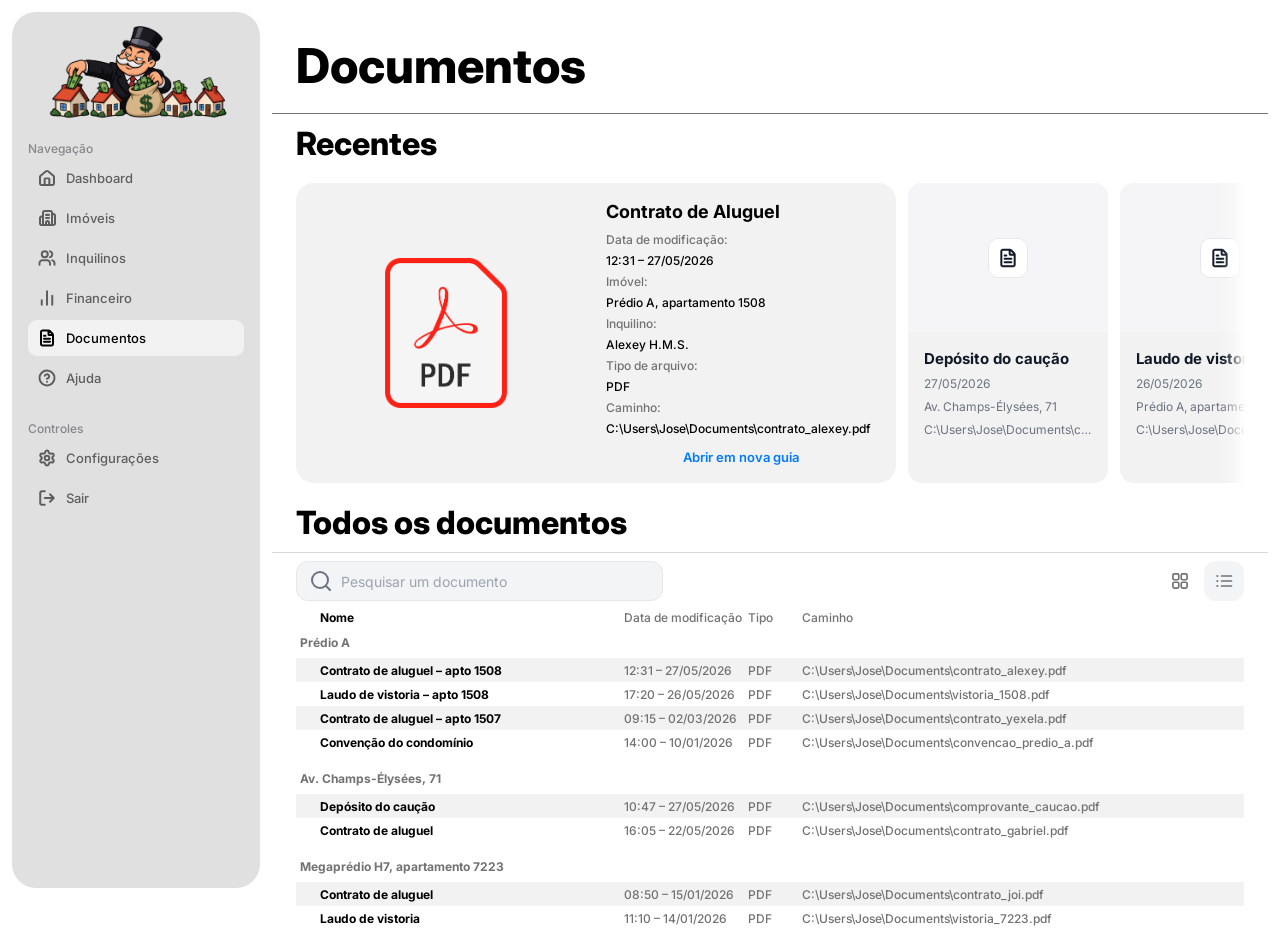
<file: documentos.html>
<!doctype html>
<html lang="pt-BR">
<head>
  <meta charset="utf-8">
  <meta name="viewport" content="width=device-width, initial-scale=1">
  <title>Documentos</title>
  <link rel="preconnect" href="https://fonts.googleapis.com">
  <link rel="preconnect" href="https://fonts.gstatic.com" crossorigin>
  <link href="https://fonts.googleapis.com/css2?family=Inter:wght@400;500;600;700;800&display=swap" rel="stylesheet">
  <link rel="stylesheet" href="styles.css">
</head>
<body>
  <div class="app">
    <!-- Sidebar -->
    <aside class="sidebar">
      <div class="sidebar__top">
        <div class="sidebar__logo">
          <img src="assets/img/logo.png" alt="Logo" width="190" height="95">
        </div>

        <!-- Só aparece na navbar (telas abaixo de 450px) -->
        <button class="nav-toggle" type="button" aria-expanded="false" aria-controls="menu-principal">
          <span class="nav-toggle__icon" aria-hidden="true"></span>
          Menu
        </button>

        <nav class="nav" id="menu-principal" aria-label="Menu principal">
          <div class="nav__section">Navegação</div>
          <a class="nav__item" href="index.html">
            <span class="nav__icon">
              <img class="nav__icon-dashboard" src="assets/icons/dashboard.svg" alt="" width="15.5" height="16.2504">
            </span>
            Dashboard
          </a>
          <a class="nav__item" href="imoveis.html">
            <span class="nav__icon">
              <img class="nav__icon-imoveis" src="assets/icons/imoveis.svg" alt="" width="17" height="15.5">
            </span>
            Imóveis
          </a>
          <a class="nav__item" href="inquilinos.html">
            <span class="nav__icon"><img src="assets/icons/inquilinos.svg" alt="" width="18" height="18"></span>
            Inquilinos
          </a>
          <a class="nav__item" href="financeiro.html">
            <span class="nav__icon"><img src="assets/icons/financeiro.svg" alt="" width="18" height="18"></span>
            Financeiro
          </a>
          <a class="nav__item is-active is-active--neutral" href="documentos.html" aria-current="page">
            <span class="nav__icon"><img src="assets/icons/documentos.svg" alt="" width="18" height="18"></span>
            Documentos
          </a>
          <a class="nav__item" href="ajuda.html">
            <span class="nav__icon"><img src="assets/icons/ajuda.svg" alt="" width="18" height="18"></span>
            Ajuda
          </a>

          <div class="nav__section nav__section--spaced">Controles</div>
          <a class="nav__item" href="configuracoes.html">
            <span class="nav__icon"><img src="assets/icons/configuracoes.svg" alt="" width="18" height="18"></span>
            Configurações
          </a>
          <a class="nav__item" href="login.html">
            <span class="nav__icon"><img src="assets/icons/sair.svg" alt="" width="18" height="18"></span>
            Sair
          </a>
        </nav>
      </div>
      <div class="sidebar__footer"></div>
    </aside>

    <!-- Principal -->
    <main class="main">
      <header class="page-title page-title--plain page-title--sticky page-title--strong">
        <h1>Documentos</h1>
      </header>

      <div class="docs-page" id="docs-page">
        <!-- Recentes -->
        <section class="docs-recent">
          <h2 class="property__title property__title--sticky">Recentes</h2>
          <div class="docs-recent__row">
            <article class="doc-featured">
              <div class="doc-featured__preview">
                <img src="assets/img/pdf.png" alt="Arquivo PDF" width="122" height="150">
              </div>
              <div class="doc-featured__details">
                <h3 class="doc-featured__title">Contrato de Aluguel</h3>
                <dl class="property__info doc-featured__info">
                  <div>
                    <dt>Data de modificação:</dt>
                    <dd>12:31 – 27/05/2026</dd>
                  </div>
                  <div>
                    <dt>Imóvel:</dt>
                    <dd>Prédio A, apartamento 1508</dd>
                  </div>
                  <div>
                    <dt>Inquilino:</dt>
                    <dd>Alexey H.M.S.</dd>
                  </div>
                  <div>
                    <dt>Tipo de arquivo:</dt>
                    <dd>PDF</dd>
                  </div>
                  <div>
                    <dt>Caminho:</dt>
                    <dd>C:\Users\Jose\Documents\contrato_alexey.pdf</dd>
                  </div>
                </dl>
                <div class="doc-featured__actions">
                  <a class="card-link" href="assets/docs/contrato_alexey.pdf" target="_blank" rel="noopener">Abrir em nova guia</a>
                </div>
              </div>
            </article>

            <div class="docs-recent__cards">
              <article class="doc">
                <div class="doc__preview">
                  <span class="doc__file"><img src="assets/icons/file-text.svg" alt="" width="20" height="20"></span>
                </div>
                <div class="doc__info">
                  <h3><a class="stretched-link" href="assets/docs/comprovante_caucao.pdf" target="_blank" rel="noopener">Depósito do caução</a></h3>
                  <p>27/05/2026</p>
                  <p>Av. Champs-Élysées, 71</p>
                  <p class="doc__path" title="C:\Users\Jose\Documents\comprovante_caucao.pdf">C:\Users\Jose\Documents\comprovante_caucao.pdf</p>
                </div>
              </article>
              <article class="doc">
                <div class="doc__preview">
                  <span class="doc__file"><img src="assets/icons/file-text.svg" alt="" width="20" height="20"></span>
                </div>
                <div class="doc__info">
                  <h3><a class="stretched-link" href="assets/docs/vistoria_1508.pdf" target="_blank" rel="noopener">Laudo de vistoria</a></h3>
                  <p>26/05/2026</p>
                  <p>Prédio A, apartamento 1508</p>
                  <p class="doc__path" title="C:\Users\Jose\Documents\vistoria_1508.pdf">C:\Users\Jose\Documents\vistoria_1508.pdf</p>
                </div>
              </article>
            </div>
          </div>
        </section>

        <!-- Todos os documentos -->
        <section class="docs-all">
          <h2 class="property__title property__title--sticky">Todos os documentos</h2>
          <hr class="docs-all__separator">

          <div class="docs-toolbar">
            <label class="search docs-search">
              <img src="assets/icons/search.svg" alt="" width="24" height="24">
              <input type="search" id="docs-search" placeholder="Pesquisar um documento" aria-label="Pesquisar um documento" autocomplete="off">
            </label>
            <div class="view-toggle" role="group" aria-label="Modo de exibição">
              <button class="view-toggle__btn" type="button" data-view="grid" aria-pressed="false" aria-label="Exibir em grade">
                <img src="assets/icons/grid.svg" alt="" width="20" height="20">
              </button>
              <button class="view-toggle__btn is-active" type="button" data-view="list" aria-pressed="true" aria-label="Exibir em lista">
                <img src="assets/icons/list.svg" alt="" width="20" height="20">
              </button>
            </div>
          </div>

          <div class="doc-list" id="doc-list">
            <div class="doc-row doc-row--header" aria-hidden="true">
              <span class="doc-row__name">Nome</span>
              <span class="doc-row__date">Data de modificação</span>
              <span class="doc-row__type">Tipo</span>
              <span class="doc-row__path">Caminho</span>
            </div>
            <section class="doc-group">
              <h3 class="doc-group__title">Prédio A</h3>
              <ul class="doc-group__list">
                <li class="doc-row">
                  <a class="doc-row__name stretched-link" href="assets/docs/contrato_alexey.pdf" target="_blank" rel="noopener">Contrato de aluguel – apto 1508</a>
                  <span class="doc-row__date">12:31 – 27/05/2026</span>
                  <span class="doc-row__type">PDF</span>
                  <span class="doc-row__path">C:\Users\Jose\Documents\contrato_alexey.pdf</span>
                </li>
                <li class="doc-row">
                  <a class="doc-row__name stretched-link" href="assets/docs/vistoria_1508.pdf" target="_blank" rel="noopener">Laudo de vistoria – apto 1508</a>
                  <span class="doc-row__date">17:20 – 26/05/2026</span>
                  <span class="doc-row__type">PDF</span>
                  <span class="doc-row__path">C:\Users\Jose\Documents\vistoria_1508.pdf</span>
                </li>
                <li class="doc-row">
                  <a class="doc-row__name stretched-link" href="assets/docs/contrato_yexela.pdf" target="_blank" rel="noopener">Contrato de aluguel – apto 1507</a>
                  <span class="doc-row__date">09:15 – 02/03/2026</span>
                  <span class="doc-row__type">PDF</span>
                  <span class="doc-row__path">C:\Users\Jose\Documents\contrato_yexela.pdf</span>
                </li>
                <li class="doc-row">
                  <a class="doc-row__name stretched-link" href="assets/docs/convencao_predio_a.pdf" target="_blank" rel="noopener">Convenção do condomínio</a>
                  <span class="doc-row__date">14:00 – 10/01/2026</span>
                  <span class="doc-row__type">PDF</span>
                  <span class="doc-row__path">C:\Users\Jose\Documents\convencao_predio_a.pdf</span>
                </li>
              </ul>
            </section>
            <section class="doc-group">
              <h3 class="doc-group__title">Av. Champs-Élysées, 71</h3>
              <ul class="doc-group__list">
                <li class="doc-row">
                  <a class="doc-row__name stretched-link" href="assets/docs/comprovante_caucao.pdf" target="_blank" rel="noopener">Depósito do caução</a>
                  <span class="doc-row__date">10:47 – 27/05/2026</span>
                  <span class="doc-row__type">PDF</span>
                  <span class="doc-row__path">C:\Users\Jose\Documents\comprovante_caucao.pdf</span>
                </li>
                <li class="doc-row">
                  <a class="doc-row__name stretched-link" href="assets/docs/contrato_gabriel.pdf" target="_blank" rel="noopener">Contrato de aluguel</a>
                  <span class="doc-row__date">16:05 – 22/05/2026</span>
                  <span class="doc-row__type">PDF</span>
                  <span class="doc-row__path">C:\Users\Jose\Documents\contrato_gabriel.pdf</span>
                </li>
              </ul>
            </section>
            <section class="doc-group">
              <h3 class="doc-group__title">Megaprédio H7, apartamento 7223</h3>
              <ul class="doc-group__list">
                <li class="doc-row">
                  <a class="doc-row__name stretched-link" href="assets/docs/contrato_joi.pdf" target="_blank" rel="noopener">Contrato de aluguel</a>
                  <span class="doc-row__date">08:50 – 15/01/2026</span>
                  <span class="doc-row__type">PDF</span>
                  <span class="doc-row__path">C:\Users\Jose\Documents\contrato_joi.pdf</span>
                </li>
                <li class="doc-row">
                  <a class="doc-row__name stretched-link" href="assets/docs/vistoria_7223.pdf" target="_blank" rel="noopener">Laudo de vistoria</a>
                  <span class="doc-row__date">11:10 – 14/01/2026</span>
                  <span class="doc-row__type">PDF</span>
                  <span class="doc-row__path">C:\Users\Jose\Documents\vistoria_7223.pdf</span>
                </li>
              </ul>
            </section>
            <p class="doc-list__empty" id="docs-empty" hidden>Nenhum documento encontrado.</p>
          </div>
        </section>
      </div>
    </main>
  </div>
  <script src="assets/js/documentos.js"></script>
  <script src="assets/js/sticky-sections.js"></script>
  <script src="assets/js/nav.js"></script>
  <script src="assets/js/edge-scroll.js"></script>
</body>
</html>
</file>
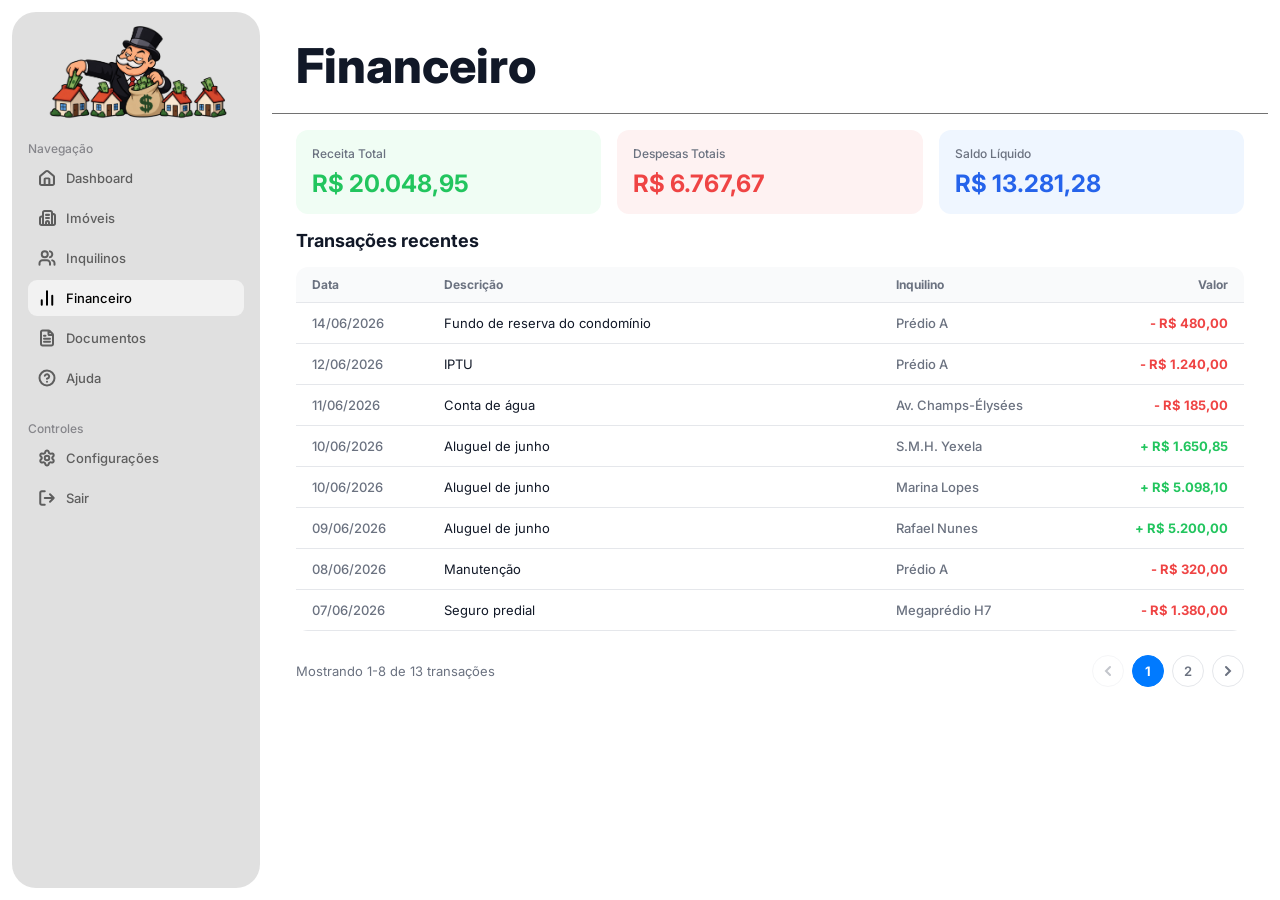
<file: financeiro.html>
<!doctype html>
<html lang="pt-BR">
<head>
  <meta charset="utf-8">
  <meta name="viewport" content="width=device-width, initial-scale=1">
  <title>Financeiro</title>
  <link rel="preconnect" href="https://fonts.googleapis.com">
  <link rel="preconnect" href="https://fonts.gstatic.com" crossorigin>
  <link href="https://fonts.googleapis.com/css2?family=Inter:wght@400;500;600;700;800&display=swap" rel="stylesheet">
  <link rel="stylesheet" href="styles.css">
</head>
<body>
  <div class="app">
    <!-- Sidebar -->
    <aside class="sidebar">
      <div class="sidebar__top">
        <div class="sidebar__logo">
          <img src="assets/img/logo.png" alt="Logo" width="190" height="95">
        </div>

        <!-- Só aparece na navbar (telas abaixo de 450px) -->
        <button class="nav-toggle" type="button" aria-expanded="false" aria-controls="menu-principal">
          <span class="nav-toggle__icon" aria-hidden="true"></span>
          Menu
        </button>

        <nav class="nav" id="menu-principal" aria-label="Menu principal">
          <div class="nav__section">Navegação</div>
          <a class="nav__item" href="index.html">
            <span class="nav__icon">
              <img class="nav__icon-dashboard" src="assets/icons/dashboard.svg" alt="" width="15.5" height="16.2504">
            </span>
            Dashboard
          </a>
          <a class="nav__item" href="imoveis.html">
            <span class="nav__icon">
              <img class="nav__icon-imoveis" src="assets/icons/imoveis.svg" alt="" width="17" height="15.5">
            </span>
            Imóveis
          </a>
          <a class="nav__item" href="inquilinos.html">
            <span class="nav__icon"><img src="assets/icons/inquilinos.svg" alt="" width="18" height="18"></span>
            Inquilinos
          </a>
          <a class="nav__item is-active is-active--neutral" href="financeiro.html" aria-current="page">
            <span class="nav__icon"><img src="assets/icons/financeiro.svg" alt="" width="18" height="18"></span>
            Financeiro
          </a>
          <a class="nav__item" href="documentos.html">
            <span class="nav__icon"><img src="assets/icons/documentos.svg" alt="" width="18" height="18"></span>
            Documentos
          </a>
          <a class="nav__item" href="ajuda.html">
            <span class="nav__icon"><img src="assets/icons/ajuda.svg" alt="" width="18" height="18"></span>
            Ajuda
          </a>

          <div class="nav__section nav__section--spaced">Controles</div>
          <a class="nav__item" href="configuracoes.html">
            <span class="nav__icon"><img src="assets/icons/configuracoes.svg" alt="" width="18" height="18"></span>
            Configurações
          </a>
          <a class="nav__item" href="login.html">
            <span class="nav__icon"><img src="assets/icons/sair.svg" alt="" width="18" height="18"></span>
            Sair
          </a>
        </nav>
      </div>
      <div class="sidebar__footer"></div>
    </aside>

    <!-- Principal -->
    <main class="main">
      <header class="page-title page-title--plain page-title--ink page-title--sticky page-title--strong">
        <h1>Financeiro</h1>
      </header>

      <div class="finance-page">
        <section class="finance-summary" aria-label="Resumo financeiro">
          <div class="stat stat--in">
            <span class="stat__label">Receita Total</span>
            <strong class="stat__value">R$ 20.048,95</strong>
          </div>
          <div class="stat stat--out">
            <span class="stat__label">Despesas Totais</span>
            <strong class="stat__value">R$ 6.767,67</strong>
          </div>
          <div class="stat stat--net">
            <span class="stat__label">Saldo Líquido</span>
            <strong class="stat__value">R$ 13.281,28</strong>
          </div>
        </section>

        <section class="block transactions">
          <div class="block__header">
            <h2 class="block__title">Transações recentes</h2>
          </div>
          <div class="tx">
            <div class="tx__scroll">
              <table class="tx__table">
                <thead>
                  <tr>
                    <th class="tx__date" scope="col">Data</th>
                    <th class="tx__desc" scope="col">Descrição</th>
                    <th class="tx__who" scope="col">Inquilino</th>
                    <th class="tx__value" scope="col">Valor</th>
                  </tr>
                </thead>
                <tbody id="tx-list" data-paginate data-page-size="8">
                  <tr>
                    <td class="tx__date">14/06/2026</td>
                    <td class="tx__desc">Fundo de reserva do condomínio</td>
                    <td class="tx__who">Prédio A</td>
                    <td class="tx__value tx__value--out">- R$ 480,00</td>
                  </tr>
                  <tr>
                    <td class="tx__date">12/06/2026</td>
                    <td class="tx__desc">IPTU</td>
                    <td class="tx__who">Prédio A</td>
                    <td class="tx__value tx__value--out">- R$ 1.240,00</td>
                  </tr>
                  <tr>
                    <td class="tx__date">11/06/2026</td>
                    <td class="tx__desc">Conta de água</td>
                    <td class="tx__who">Av. Champs-Élysées</td>
                    <td class="tx__value tx__value--out">- R$ 185,00</td>
                  </tr>
                  <tr>
                    <td class="tx__date">10/06/2026</td>
                    <td class="tx__desc">Aluguel de junho</td>
                    <td class="tx__who">S.M.H. Yexela</td>
                    <td class="tx__value tx__value--in">+ R$ 1.650,85</td>
                  </tr>
                  <tr>
                    <td class="tx__date">10/06/2026</td>
                    <td class="tx__desc">Aluguel de junho</td>
                    <td class="tx__who">Marina Lopes</td>
                    <td class="tx__value tx__value--in">+ R$ 5.098,10</td>
                  </tr>
                  <tr>
                    <td class="tx__date">09/06/2026</td>
                    <td class="tx__desc">Aluguel de junho</td>
                    <td class="tx__who">Rafael Nunes</td>
                    <td class="tx__value tx__value--in">+ R$ 5.200,00</td>
                  </tr>
                  <tr>
                    <td class="tx__date">08/06/2026</td>
                    <td class="tx__desc">Manutenção</td>
                    <td class="tx__who">Prédio A</td>
                    <td class="tx__value tx__value--out">- R$ 320,00</td>
                  </tr>
                  <tr>
                    <td class="tx__date">07/06/2026</td>
                    <td class="tx__desc">Seguro predial</td>
                    <td class="tx__who">Megaprédio H7</td>
                    <td class="tx__value tx__value--out">- R$ 1.380,00</td>
                  </tr>
                  <tr>
                    <td class="tx__date">06/06/2026</td>
                    <td class="tx__desc">Reparo elétrico</td>
                    <td class="tx__who">Rua das Flores</td>
                    <td class="tx__value tx__value--out">- R$ 890,00</td>
                  </tr>
                  <tr>
                    <td class="tx__date">05/06/2026</td>
                    <td class="tx__desc">Aluguel de junho</td>
                    <td class="tx__who">Carlos Mendes</td>
                    <td class="tx__value tx__value--in">+ R$ 4.200,00</td>
                  </tr>
                  <tr>
                    <td class="tx__date">04/06/2026</td>
                    <td class="tx__desc">Aluguel de junho</td>
                    <td class="tx__who">Ana Souza</td>
                    <td class="tx__value tx__value--in">+ R$ 3.900,00</td>
                  </tr>
                  <tr>
                    <td class="tx__date">03/06/2026</td>
                    <td class="tx__desc">Pintura</td>
                    <td class="tx__who">Rua do Sol</td>
                    <td class="tx__value tx__value--out">- R$ 1.270,22</td>
                  </tr>
                  <tr>
                    <td class="tx__date">02/06/2026</td>
                    <td class="tx__desc">Taxa de administração</td>
                    <td class="tx__who">Todos os imóveis</td>
                    <td class="tx__value tx__value--out">- R$ 1.002,45</td>
                  </tr>
                </tbody>
              </table>
            </div>
          </div>

          <nav class="pagination" aria-label="Paginação" data-pagination-for="tx-list" data-label="transações">
            <p class="pagination__results">Mostrando 1-8 de 13 transações</p>
            <div class="pagination__controls">
              <a class="pagination__btn" href="#" aria-label="Página anterior">
                <img src="assets/icons/chevron-left.svg" alt="" width="16" height="16">
              </a>
              <a class="pagination__btn is-current" href="#" aria-current="page">1</a>
              <a class="pagination__btn" href="#">2</a>
              <a class="pagination__btn" href="#" aria-label="Próxima página">
                <img src="assets/icons/chevron-right.svg" alt="" width="16" height="16">
              </a>
            </div>
          </nav>
        </section>
      </div>
    </main>
  </div>
  <script src="assets/js/pagination.js"></script>
  <script src="assets/js/nav.js"></script>
</body>
</html>
</file>
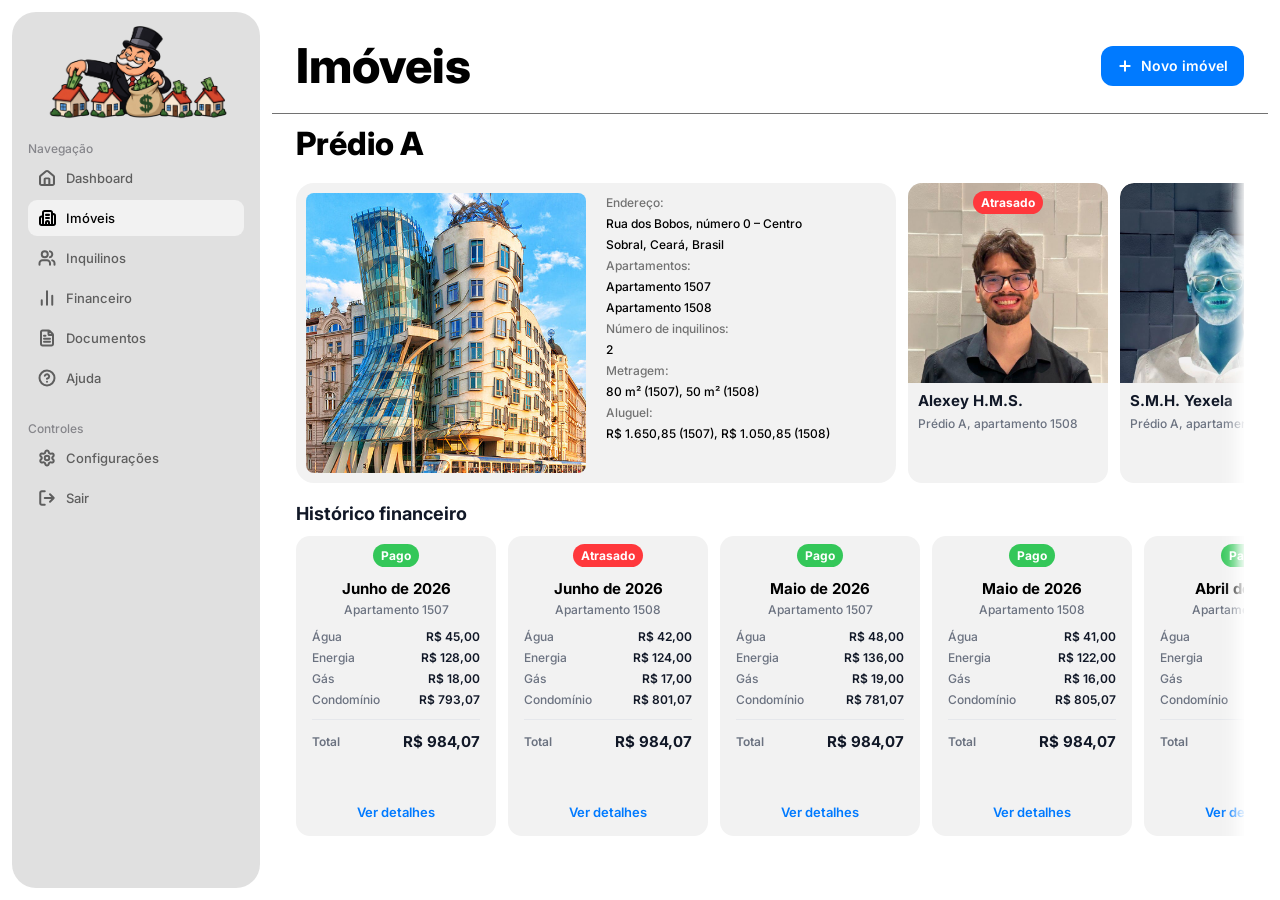
<file: imoveis.html>
<!doctype html>
<html lang="pt-BR">
<head>
  <meta charset="utf-8">
  <meta name="viewport" content="width=device-width, initial-scale=1">
  <title>Imóveis</title>
  <link rel="preconnect" href="https://fonts.googleapis.com">
  <link rel="preconnect" href="https://fonts.gstatic.com" crossorigin>
  <link href="https://fonts.googleapis.com/css2?family=Inter:wght@400;500;600;700;800&display=swap" rel="stylesheet">
  <link rel="stylesheet" href="styles.css">
</head>
<body>
  <div class="app">
    <!-- Sidebar -->
    <aside class="sidebar">
      <div class="sidebar__top">
        <div class="sidebar__logo">
          <img src="assets/img/logo.png" alt="Logo" width="190" height="95">
        </div>

        <!-- Só aparece na navbar (telas abaixo de 450px) -->
        <button class="nav-toggle" type="button" aria-expanded="false" aria-controls="menu-principal">
          <span class="nav-toggle__icon" aria-hidden="true"></span>
          Menu
        </button>

        <nav class="nav" id="menu-principal" aria-label="Menu principal">
          <div class="nav__section">Navegação</div>
          <a class="nav__item" href="index.html">
            <span class="nav__icon">
              <img class="nav__icon-dashboard" src="assets/icons/dashboard.svg" alt="" width="15.5" height="16.2504">
            </span>
            Dashboard
          </a>
          <a class="nav__item is-active is-active--neutral" href="imoveis.html" aria-current="page">
            <span class="nav__icon">
              <img class="nav__icon-imoveis" src="assets/icons/imoveis.svg" alt="" width="17" height="15.5">
            </span>
            Imóveis
          </a>
          <a class="nav__item" href="inquilinos.html">
            <span class="nav__icon"><img src="assets/icons/inquilinos.svg" alt="" width="18" height="18"></span>
            Inquilinos
          </a>
          <a class="nav__item" href="financeiro.html">
            <span class="nav__icon"><img src="assets/icons/financeiro.svg" alt="" width="18" height="18"></span>
            Financeiro
          </a>
          <a class="nav__item" href="documentos.html">
            <span class="nav__icon"><img src="assets/icons/documentos.svg" alt="" width="18" height="18"></span>
            Documentos
          </a>
          <a class="nav__item" href="ajuda.html">
            <span class="nav__icon"><img src="assets/icons/ajuda.svg" alt="" width="18" height="18"></span>
            Ajuda
          </a>

          <div class="nav__section nav__section--spaced">Controles</div>
          <a class="nav__item" href="configuracoes.html">
            <span class="nav__icon"><img src="assets/icons/configuracoes.svg" alt="" width="18" height="18"></span>
            Configurações
          </a>
          <a class="nav__item" href="login.html">
            <span class="nav__icon"><img src="assets/icons/sair.svg" alt="" width="18" height="18"></span>
            Sair
          </a>
        </nav>
      </div>
      <div class="sidebar__footer"></div>
    </aside>

    <!-- Principal -->
    <main class="main">
      <header class="page-title page-title--plain page-title--sticky page-title--strong">
        <div class="page-title__text">
          <h1>Imóveis</h1>
        </div>
        <div class="page-title__actions">
          <button class="btn-primary" type="button" data-modal="modal-novo-imovel" aria-haspopup="dialog">
            <img src="assets/icons/plus.svg" alt="" width="16" height="16">
            Novo imóvel
          </button>
        </div>
      </header>

      <div class="properties">
        <!-- Prédio A -->
        <section class="property">
          <h2 class="property__title property__title--sticky">Prédio A</h2>

          <div class="property__middle">
            <div class="property__details">
              <img class="property__photo" src="assets/img/predio-a.png" alt="Fachada do Prédio A" width="280" height="280">
              <dl class="property__info">
                <div>
                  <dt>Endereço:</dt>
                  <dd>Rua dos Bobos, número 0 – Centro</dd>
                  <dd>Sobral, Ceará, Brasil</dd>
                </div>
                <div>
                  <dt>Apartamentos:</dt>
                  <dd>Apartamento 1507</dd>
                  <dd>Apartamento 1508</dd>
                </div>
                <div>
                  <dt>Número de inquilinos:</dt>
                  <dd>2</dd>
                </div>
                <div>
                  <dt>Metragem:</dt>
                  <dd>80 m² (1507), 50 m² (1508)</dd>
                </div>
                <div>
                  <dt>Aluguel:</dt>
                  <dd>R$ 1.650,85 (1507), R$ 1.050,85 (1508)</dd>
                </div>
              </dl>
            </div>

            <div class="property__tenants">
              <article class="tenant-mini">
                <div class="tenant-mini__photo">
                  <img class="tenant__img" src="assets/img/inquilino-1.png" alt="">
                  <span class="chip chip--late">Atrasado</span>
                </div>
                <h3>Alexey H.M.S.</h3>
                <p>Prédio A, apartamento 1508</p>
              </article>
              <article class="tenant-mini">
                <div class="tenant-mini__photo">
                  <img class="tenant__img tenant__img--difference" src="assets/img/inquilino-1.png" alt="">
                </div>
                <h3>S.M.H. Yexela</h3>
                <p>Prédio A, apartamento 1507</p>
              </article>
            </div>
          </div>

          <div class="property__bottom">
            <div class="property__section-header">
              <h3>Histórico financeiro</h3>
            </div>
            <div class="bills">
            <article class="bill">
              <div class="bill__top">
                <span class="chip chip--paid">Pago</span>
                <header class="bill__header">
                  <h4>Junho de 2026</h4>
                  <p>Apartamento 1507</p>
                </header>
                <dl class="bill__list">
                  <div><dt>Água</dt><dd>R$ 45,00</dd></div>
                  <div><dt>Energia</dt><dd>R$ 128,00</dd></div>
                  <div><dt>Gás</dt><dd>R$ 18,00</dd></div>
                  <div><dt>Condomínio</dt><dd>R$ 793,07</dd></div>
                </dl>
                <hr class="separator">
                <div class="bill__total"><span>Total</span><strong>R$ 984,07</strong></div>
              </div>
              <div class="bill__bottom">
                <button class="bill__link" type="button" data-bill-details aria-haspopup="dialog">Ver detalhes</button>
              </div>
            </article>
            <article class="bill">
              <div class="bill__top">
                <span class="chip chip--late">Atrasado</span>
                <header class="bill__header">
                  <h4>Junho de 2026</h4>
                  <p>Apartamento 1508</p>
                </header>
                <dl class="bill__list">
                  <div><dt>Água</dt><dd>R$ 42,00</dd></div>
                  <div><dt>Energia</dt><dd>R$ 124,00</dd></div>
                  <div><dt>Gás</dt><dd>R$ 17,00</dd></div>
                  <div><dt>Condomínio</dt><dd>R$ 801,07</dd></div>
                </dl>
                <hr class="separator">
                <div class="bill__total"><span>Total</span><strong>R$ 984,07</strong></div>
              </div>
              <div class="bill__bottom">
                <button class="bill__link" type="button" data-bill-details aria-haspopup="dialog">Ver detalhes</button>
              </div>
            </article>
            <article class="bill">
              <div class="bill__top">
                <span class="chip chip--paid">Pago</span>
                <header class="bill__header">
                  <h4>Maio de 2026</h4>
                  <p>Apartamento 1507</p>
                </header>
                <dl class="bill__list">
                  <div><dt>Água</dt><dd>R$ 48,00</dd></div>
                  <div><dt>Energia</dt><dd>R$ 136,00</dd></div>
                  <div><dt>Gás</dt><dd>R$ 19,00</dd></div>
                  <div><dt>Condomínio</dt><dd>R$ 781,07</dd></div>
                </dl>
                <hr class="separator">
                <div class="bill__total"><span>Total</span><strong>R$ 984,07</strong></div>
              </div>
              <div class="bill__bottom">
                <button class="bill__link" type="button" data-bill-details aria-haspopup="dialog">Ver detalhes</button>
              </div>
            </article>
            <article class="bill">
              <div class="bill__top">
                <span class="chip chip--paid">Pago</span>
                <header class="bill__header">
                  <h4>Maio de 2026</h4>
                  <p>Apartamento 1508</p>
                </header>
                <dl class="bill__list">
                  <div><dt>Água</dt><dd>R$ 41,00</dd></div>
                  <div><dt>Energia</dt><dd>R$ 122,00</dd></div>
                  <div><dt>Gás</dt><dd>R$ 16,00</dd></div>
                  <div><dt>Condomínio</dt><dd>R$ 805,07</dd></div>
                </dl>
                <hr class="separator">
                <div class="bill__total"><span>Total</span><strong>R$ 984,07</strong></div>
              </div>
              <div class="bill__bottom">
                <button class="bill__link" type="button" data-bill-details aria-haspopup="dialog">Ver detalhes</button>
              </div>
            </article>
            <article class="bill">
              <div class="bill__top">
                <span class="chip chip--paid">Pago</span>
                <header class="bill__header">
                  <h4>Abril de 2026</h4>
                  <p>Apartamento 1507</p>
                </header>
                <dl class="bill__list">
                  <div><dt>Água</dt><dd>R$ 46,00</dd></div>
                  <div><dt>Energia</dt><dd>R$ 130,00</dd></div>
                  <div><dt>Gás</dt><dd>R$ 18,00</dd></div>
                  <div><dt>Condomínio</dt><dd>R$ 790,07</dd></div>
                </dl>
                <hr class="separator">
                <div class="bill__total"><span>Total</span><strong>R$ 984,07</strong></div>
              </div>
              <div class="bill__bottom">
                <button class="bill__link" type="button" data-bill-details aria-haspopup="dialog">Ver detalhes</button>
              </div>
            </article>
            <article class="bill">
              <div class="bill__top">
                <span class="chip chip--paid">Pago</span>
                <header class="bill__header">
                  <h4>Abril de 2026</h4>
                  <p>Apartamento 1508</p>
                </header>
                <dl class="bill__list">
                  <div><dt>Água</dt><dd>R$ 43,00</dd></div>
                  <div><dt>Energia</dt><dd>R$ 126,00</dd></div>
                  <div><dt>Gás</dt><dd>R$ 17,00</dd></div>
                  <div><dt>Condomínio</dt><dd>R$ 798,07</dd></div>
                </dl>
                <hr class="separator">
                <div class="bill__total"><span>Total</span><strong>R$ 984,07</strong></div>
              </div>
              <div class="bill__bottom">
                <button class="bill__link" type="button" data-bill-details aria-haspopup="dialog">Ver detalhes</button>
              </div>
            </article>
            </div>
          </div>
        </section>

      </div>
    </main>
  </div>

  <!-- Detalhes da conta mensal (demonstração) -->
  <dialog class="modal" id="modal-conta" aria-labelledby="modal-conta-title">
    <div class="modal__header">
      <h2 class="modal__title" id="modal-conta-title">Contas do mês</h2>
    </div>
    <div class="modal__body">
      <p id="conta-resumo"></p>
      <dl class="bill__list" id="conta-itens"></dl>
      <hr class="separator">
      <div class="bill__total"><span>Total</span><strong id="conta-total"></strong></div>
      <div><span class="chip" id="conta-status"></span></div>
    </div>
    <form id="form-lembrete" data-demo-form hidden>
      <div class="modal__body">
        <h3 class="modal__subtitle">Enviar lembrete</h3>
        <p>Para: <span id="lembrete-para"></span></p>
        <label class="field">
          <span class="field__label">Mensagem</span>
          <textarea class="field__input" id="lembrete-mensagem" rows="4" required minlength="20" data-message-required="Escreva a mensagem do lembrete." data-message-length="A mensagem está curta demais (mínimo de 20 caracteres)."></textarea>
        </label>
      </div>
      <div class="modal__footer">
        <button class="btn-secondary" type="button" data-close>Fechar</button>
        <button class="btn-primary" type="submit">Enviar lembrete</button>
      </div>
    </form>
    <div class="modal__footer" id="conta-rodape-pago">
      <button class="btn-primary" type="button" data-close>Fechar</button>
    </div>
  </dialog>

  <!-- Novo imóvel (demonstração) -->
  <dialog class="modal" id="modal-novo-imovel" aria-labelledby="modal-novo-imovel-title">
    <form id="form-novo-imovel" data-demo-form>
      <div class="modal__header">
        <h2 class="modal__title" id="modal-novo-imovel-title">Novo imóvel</h2>
      </div>
      <div class="modal__body">
        <p>Informe o endereço e as condições do aluguel. Nesta demonstração o imóvel não fica salvo.</p>
        <label class="field">
          <span class="field__label">Endereço</span>
          <input class="field__input" id="imovel-endereco" type="text" placeholder="Ex.: Rua das Flores, 45, apto 201" required minlength="5" autofocus autocomplete="street-address" data-message-length="Informe o endereço completo, com rua e número.">
        </label>
        <label class="field">
          <span class="field__label">Tipo</span>
          <select class="field__input" id="imovel-tipo" required>
            <option value="">Selecione</option>
            <option>Apartamento</option>
            <option>Casa</option>
            <option>Sala comercial</option>
          </select>
        </label>
        <label class="field">
          <span class="field__label">Aluguel mensal (R$)</span>
          <input class="field__input" id="imovel-aluguel" type="text" inputmode="decimal" placeholder="Ex.: 1.500,00" required data-money data-message-min="Informe um aluguel maior que zero.">
        </label>
        <label class="field">
          <span class="field__label">Dia de vencimento</span>
          <input class="field__input" id="imovel-dia" type="number" inputmode="numeric" min="1" max="28" step="1" placeholder="De 1 a 28" required data-message-min="Escolha um dia entre 1 e 28." data-message-max="Escolha um dia entre 1 e 28." data-message-step="Use um dia inteiro, entre 1 e 28." data-message-bad="Use um dia inteiro, entre 1 e 28.">
        </label>
      </div>
      <div class="modal__footer">
        <button class="btn-secondary" type="button" data-close>Cancelar</button>
        <button class="btn-primary" type="submit">Cadastrar imóvel</button>
      </div>
    </form>
  </dialog>

  <script src="assets/js/sticky-sections.js"></script>
  <script src="assets/js/modal.js"></script>
  <script src="assets/js/demo.js"></script>
  <script src="assets/js/imoveis.js"></script>
  <script src="assets/js/nav.js"></script>
  <script src="assets/js/edge-scroll.js"></script>
</body>
</html>
</file>
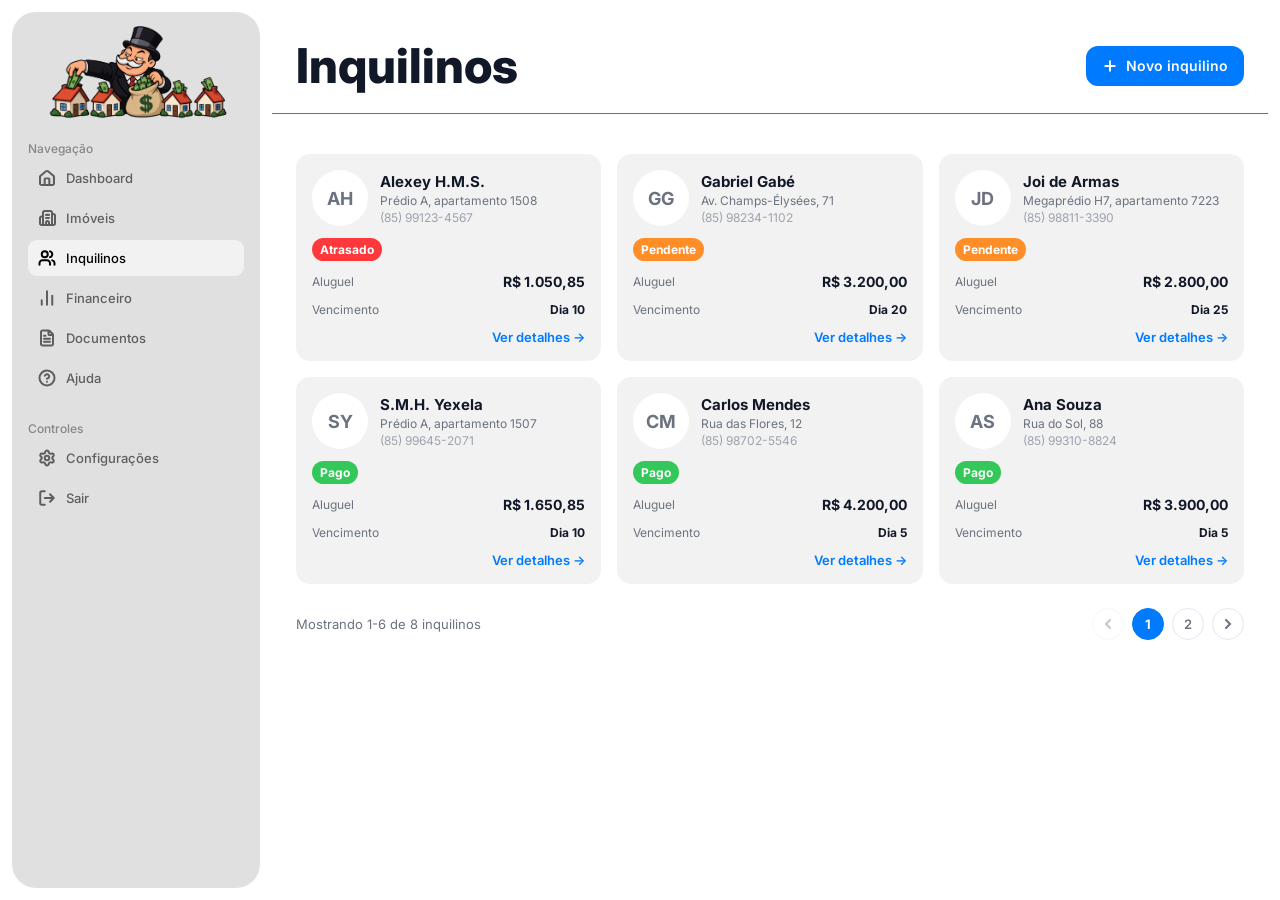
<file: inquilinos.html>
<!doctype html>
<html lang="pt-BR">
<head>
  <meta charset="utf-8">
  <meta name="viewport" content="width=device-width, initial-scale=1">
  <title>Inquilinos</title>
  <link rel="preconnect" href="https://fonts.googleapis.com">
  <link rel="preconnect" href="https://fonts.gstatic.com" crossorigin>
  <link href="https://fonts.googleapis.com/css2?family=Inter:wght@400;500;600;700;800&display=swap" rel="stylesheet">
  <link rel="stylesheet" href="styles.css">
</head>
<body>
  <div class="app">
    <!-- Sidebar -->
    <aside class="sidebar">
      <div class="sidebar__top">
        <div class="sidebar__logo">
          <img src="assets/img/logo.png" alt="Logo" width="190" height="95">
        </div>

        <!-- Só aparece na navbar (telas abaixo de 450px) -->
        <button class="nav-toggle" type="button" aria-expanded="false" aria-controls="menu-principal">
          <span class="nav-toggle__icon" aria-hidden="true"></span>
          Menu
        </button>

        <nav class="nav" id="menu-principal" aria-label="Menu principal">
          <div class="nav__section">Navegação</div>
          <a class="nav__item" href="index.html">
            <span class="nav__icon">
              <img class="nav__icon-dashboard" src="assets/icons/dashboard.svg" alt="" width="15.5" height="16.2504">
            </span>
            Dashboard
          </a>
          <a class="nav__item" href="imoveis.html">
            <span class="nav__icon">
              <img class="nav__icon-imoveis" src="assets/icons/imoveis.svg" alt="" width="17" height="15.5">
            </span>
            Imóveis
          </a>
          <a class="nav__item is-active is-active--neutral" href="inquilinos.html" aria-current="page">
            <span class="nav__icon"><img src="assets/icons/inquilinos.svg" alt="" width="18" height="18"></span>
            Inquilinos
          </a>
          <a class="nav__item" href="financeiro.html">
            <span class="nav__icon"><img src="assets/icons/financeiro.svg" alt="" width="18" height="18"></span>
            Financeiro
          </a>
          <a class="nav__item" href="documentos.html">
            <span class="nav__icon"><img src="assets/icons/documentos.svg" alt="" width="18" height="18"></span>
            Documentos
          </a>
          <a class="nav__item" href="ajuda.html">
            <span class="nav__icon"><img src="assets/icons/ajuda.svg" alt="" width="18" height="18"></span>
            Ajuda
          </a>

          <div class="nav__section nav__section--spaced">Controles</div>
          <a class="nav__item" href="configuracoes.html">
            <span class="nav__icon"><img src="assets/icons/configuracoes.svg" alt="" width="18" height="18"></span>
            Configurações
          </a>
          <a class="nav__item" href="login.html">
            <span class="nav__icon"><img src="assets/icons/sair.svg" alt="" width="18" height="18"></span>
            Sair
          </a>
        </nav>
      </div>
      <div class="sidebar__footer"></div>
    </aside>

    <!-- Principal -->
    <main class="main main--spaced">
      <header class="page-title page-title--plain page-title--ink page-title--sticky page-title--strong">
        <div class="page-title__text">
          <h1>Inquilinos</h1>
        </div>
        <div class="page-title__actions">
          <button class="btn-primary" type="button" data-modal="modal-novo-inquilino" aria-haspopup="dialog">
            <img src="assets/icons/plus.svg" alt="" width="16" height="16">
            Novo inquilino
          </button>
        </div>
      </header>

      <div class="tenants-page">
        <div class="tenant-grid" id="tenant-list" data-paginate data-page-size="6">
          <article class="tenant-card">
            <div class="tenant-card__header">
              <span class="avatar" aria-hidden="true">AH</span>
              <div class="tenant-card__info">
                <h2>Alexey H.M.S.</h2>
                <p>Prédio A, apartamento 1508</p>
                <p class="tenant-card__phone">(85) 99123-4567</p>
              </div>
            </div>
            <div><span class="chip chip--late">Atrasado</span></div>
            <div class="tenant-card__row tenant-card__row--rent"><span>Aluguel</span><strong>R$ 1.050,85</strong></div>
            <div class="tenant-card__row"><span>Vencimento</span><strong>Dia 10</strong></div>
            <button class="tenant-card__link" type="button" data-tenant-details aria-haspopup="dialog">Ver detalhes →</button>
          </article>
          <article class="tenant-card">
            <div class="tenant-card__header">
              <span class="avatar" aria-hidden="true">GG</span>
              <div class="tenant-card__info">
                <h2>Gabriel Gabé</h2>
                <p>Av. Champs-Élysées, 71</p>
                <p class="tenant-card__phone">(85) 98234-1102</p>
              </div>
            </div>
            <div><span class="chip chip--pending">Pendente</span></div>
            <div class="tenant-card__row tenant-card__row--rent"><span>Aluguel</span><strong>R$ 3.200,00</strong></div>
            <div class="tenant-card__row"><span>Vencimento</span><strong>Dia 20</strong></div>
            <button class="tenant-card__link" type="button" data-tenant-details aria-haspopup="dialog">Ver detalhes →</button>
          </article>
          <article class="tenant-card">
            <div class="tenant-card__header">
              <span class="avatar" aria-hidden="true">JD</span>
              <div class="tenant-card__info">
                <h2>Joi de Armas</h2>
                <p>Megaprédio H7, apartamento 7223</p>
                <p class="tenant-card__phone">(85) 98811-3390</p>
              </div>
            </div>
            <div><span class="chip chip--pending">Pendente</span></div>
            <div class="tenant-card__row tenant-card__row--rent"><span>Aluguel</span><strong>R$ 2.800,00</strong></div>
            <div class="tenant-card__row"><span>Vencimento</span><strong>Dia 25</strong></div>
            <button class="tenant-card__link" type="button" data-tenant-details aria-haspopup="dialog">Ver detalhes →</button>
          </article>
          <article class="tenant-card">
            <div class="tenant-card__header">
              <span class="avatar" aria-hidden="true">SY</span>
              <div class="tenant-card__info">
                <h2>S.M.H. Yexela</h2>
                <p>Prédio A, apartamento 1507</p>
                <p class="tenant-card__phone">(85) 99645-2071</p>
              </div>
            </div>
            <div><span class="chip chip--paid">Pago</span></div>
            <div class="tenant-card__row tenant-card__row--rent"><span>Aluguel</span><strong>R$ 1.650,85</strong></div>
            <div class="tenant-card__row"><span>Vencimento</span><strong>Dia 10</strong></div>
            <button class="tenant-card__link" type="button" data-tenant-details aria-haspopup="dialog">Ver detalhes →</button>
          </article>
          <article class="tenant-card">
            <div class="tenant-card__header">
              <span class="avatar" aria-hidden="true">CM</span>
              <div class="tenant-card__info">
                <h2>Carlos Mendes</h2>
                <p>Rua das Flores, 12</p>
                <p class="tenant-card__phone">(85) 98702-5546</p>
              </div>
            </div>
            <div><span class="chip chip--paid">Pago</span></div>
            <div class="tenant-card__row tenant-card__row--rent"><span>Aluguel</span><strong>R$ 4.200,00</strong></div>
            <div class="tenant-card__row"><span>Vencimento</span><strong>Dia 5</strong></div>
            <button class="tenant-card__link" type="button" data-tenant-details aria-haspopup="dialog">Ver detalhes →</button>
          </article>
          <article class="tenant-card">
            <div class="tenant-card__header">
              <span class="avatar" aria-hidden="true">AS</span>
              <div class="tenant-card__info">
                <h2>Ana Souza</h2>
                <p>Rua do Sol, 88</p>
                <p class="tenant-card__phone">(85) 99310-8824</p>
              </div>
            </div>
            <div><span class="chip chip--paid">Pago</span></div>
            <div class="tenant-card__row tenant-card__row--rent"><span>Aluguel</span><strong>R$ 3.900,00</strong></div>
            <div class="tenant-card__row"><span>Vencimento</span><strong>Dia 5</strong></div>
            <button class="tenant-card__link" type="button" data-tenant-details aria-haspopup="dialog">Ver detalhes →</button>
          </article>
          <article class="tenant-card">
            <div class="tenant-card__header">
              <span class="avatar" aria-hidden="true">ML</span>
              <div class="tenant-card__info">
                <h2>Marina Lopes</h2>
                <p>Av. Beira-Mar, 1500, apartamento 902</p>
                <p class="tenant-card__phone">(85) 98455-6017</p>
              </div>
            </div>
            <div><span class="chip chip--paid">Pago</span></div>
            <div class="tenant-card__row tenant-card__row--rent"><span>Aluguel</span><strong>R$ 5.098,10</strong></div>
            <div class="tenant-card__row"><span>Vencimento</span><strong>Dia 10</strong></div>
            <button class="tenant-card__link" type="button" data-tenant-details aria-haspopup="dialog">Ver detalhes →</button>
          </article>
          <article class="tenant-card">
            <div class="tenant-card__header">
              <span class="avatar" aria-hidden="true">RN</span>
              <div class="tenant-card__info">
                <h2>Rafael Nunes</h2>
                <p>Rua Padre Ibiapina, 310</p>
                <p class="tenant-card__phone">(85) 99178-4430</p>
              </div>
            </div>
            <div><span class="chip chip--paid">Pago</span></div>
            <div class="tenant-card__row tenant-card__row--rent"><span>Aluguel</span><strong>R$ 5.200,00</strong></div>
            <div class="tenant-card__row"><span>Vencimento</span><strong>Dia 10</strong></div>
            <button class="tenant-card__link" type="button" data-tenant-details aria-haspopup="dialog">Ver detalhes →</button>
          </article>
        </div>

        <nav class="pagination" aria-label="Paginação" data-pagination-for="tenant-list" data-label="inquilinos">
          <p class="pagination__results">Mostrando 1-6 de 8 inquilinos</p>
          <div class="pagination__controls">
            <a class="pagination__btn" href="#" aria-label="Página anterior">
              <img src="assets/icons/chevron-left.svg" alt="" width="16" height="16">
            </a>
            <a class="pagination__btn is-current" href="#" aria-current="page">1</a>
            <a class="pagination__btn" href="#">2</a>
            <a class="pagination__btn" href="#" aria-label="Próxima página">
              <img src="assets/icons/chevron-right.svg" alt="" width="16" height="16">
            </a>
          </div>
        </nav>
      </div>
    </main>
  </div>

  <!-- Detalhes do inquilino e registro de pagamento (demonstração) -->
  <dialog class="modal" id="modal-inquilino" aria-labelledby="modal-inquilino-title">
    <div class="modal__header">
      <span class="avatar avatar--sm" id="det-avatar" aria-hidden="true"></span>
      <h2 class="modal__title" id="modal-inquilino-title">Inquilino</h2>
    </div>
    <div class="modal__body">
      <div class="tenant-card__row"><span>Imóvel</span><strong id="det-imovel"></strong></div>
      <div class="tenant-card__row"><span>Telefone</span><a class="link" id="det-telefone" href="#"></a></div>
      <div class="tenant-card__row"><span>Aluguel</span><strong id="det-aluguel"></strong></div>
      <div class="tenant-card__row"><span>Vencimento</span><strong id="det-vencimento"></strong></div>
      <div class="tenant-card__row"><span>Junho de 2026</span><span id="det-status"></span></div>
      <p id="det-pago" hidden>O aluguel de junho já foi recebido. Não há pagamento pendente.</p>
    </div>
    <form id="form-pagamento" data-demo-form hidden>
      <div class="modal__body">
        <h3 class="modal__subtitle">Registrar pagamento de junho</h3>
        <label class="field">
          <span class="field__label">Valor recebido (R$)</span>
          <input class="field__input" id="pagamento-valor" type="text" inputmode="decimal" required data-money autofocus>
        </label>
        <label class="field">
          <span class="field__label">Data do pagamento</span>
          <input class="field__input" id="pagamento-data" type="date" min="2026-06-01" max="2026-06-30" required data-message-required="Informe a data do pagamento." data-message-min="Informe uma data de junho de 2026." data-message-max="Informe uma data de junho de 2026." data-message-bad="Informe uma data válida.">
        </label>
      </div>
      <div class="modal__footer">
        <button class="btn-secondary" type="button" data-close>Cancelar</button>
        <button class="btn-primary" type="submit">Registrar pagamento</button>
      </div>
    </form>
    <div class="modal__footer" id="det-rodape-pago" hidden>
      <button class="btn-primary" type="button" data-close>Fechar</button>
    </div>
  </dialog>

  <!-- Novo inquilino (demonstração) -->
  <dialog class="modal" id="modal-novo-inquilino" aria-labelledby="modal-novo-inquilino-title">
    <form id="form-novo-inquilino" data-demo-form>
      <div class="modal__header">
        <h2 class="modal__title" id="modal-novo-inquilino-title">Novo inquilino</h2>
      </div>
      <div class="modal__body">
        <p>Informe os dados de contato do inquilino. Nesta demonstração ele não fica salvo.</p>
        <label class="field">
          <span class="field__label">Nome completo</span>
          <input class="field__input" id="inquilino-nome" type="text" placeholder="Ex.: Maria da Silva" required minlength="3" autofocus autocomplete="off" data-message-required="Informe o nome do inquilino." data-message-length="Informe o nome completo do inquilino.">
        </label>
        <label class="field">
          <span class="field__label">Telefone</span>
          <input class="field__input" id="inquilino-telefone" type="tel" inputmode="tel" placeholder="(85) 99999-9999" required autocomplete="off" pattern="\(?\d{2}\)?\s?9?\d{4}-?\d{4}" data-message-required="Informe o telefone com DDD." data-message-pattern="Use o formato (85) 99999-9999.">
        </label>
        <label class="field">
          <span class="field__label">E-mail (opcional)</span>
          <input class="field__input" id="inquilino-email" type="email" placeholder="nome@exemplo.com" autocomplete="off">
        </label>
        <label class="field">
          <span class="field__label">Imóvel</span>
          <select class="field__input" id="inquilino-imovel">
            <option value="">Ainda sem imóvel</option>
            <option>Prédio A, apartamento 1507</option>
            <option>Prédio A, apartamento 1508</option>
            <option>Av. Champs-Élysées, 71</option>
            <option>Megaprédio H7, apartamento 7223</option>
            <option>Rua das Flores, 12</option>
            <option>Rua do Sol, 88</option>
            <option>Av. Beira-Mar, 1500, apartamento 902</option>
            <option>Rua Padre Ibiapina, 310</option>
          </select>
        </label>
      </div>
      <div class="modal__footer">
        <button class="btn-secondary" type="button" data-close>Cancelar</button>
        <button class="btn-primary" type="submit">Cadastrar inquilino</button>
      </div>
    </form>
  </dialog>

  <script src="assets/js/pagination.js"></script>
  <script src="assets/js/modal.js"></script>
  <script src="assets/js/demo.js"></script>
  <script src="assets/js/inquilinos.js"></script>
  <script src="assets/js/nav.js"></script>
</body>
</html>
</file>
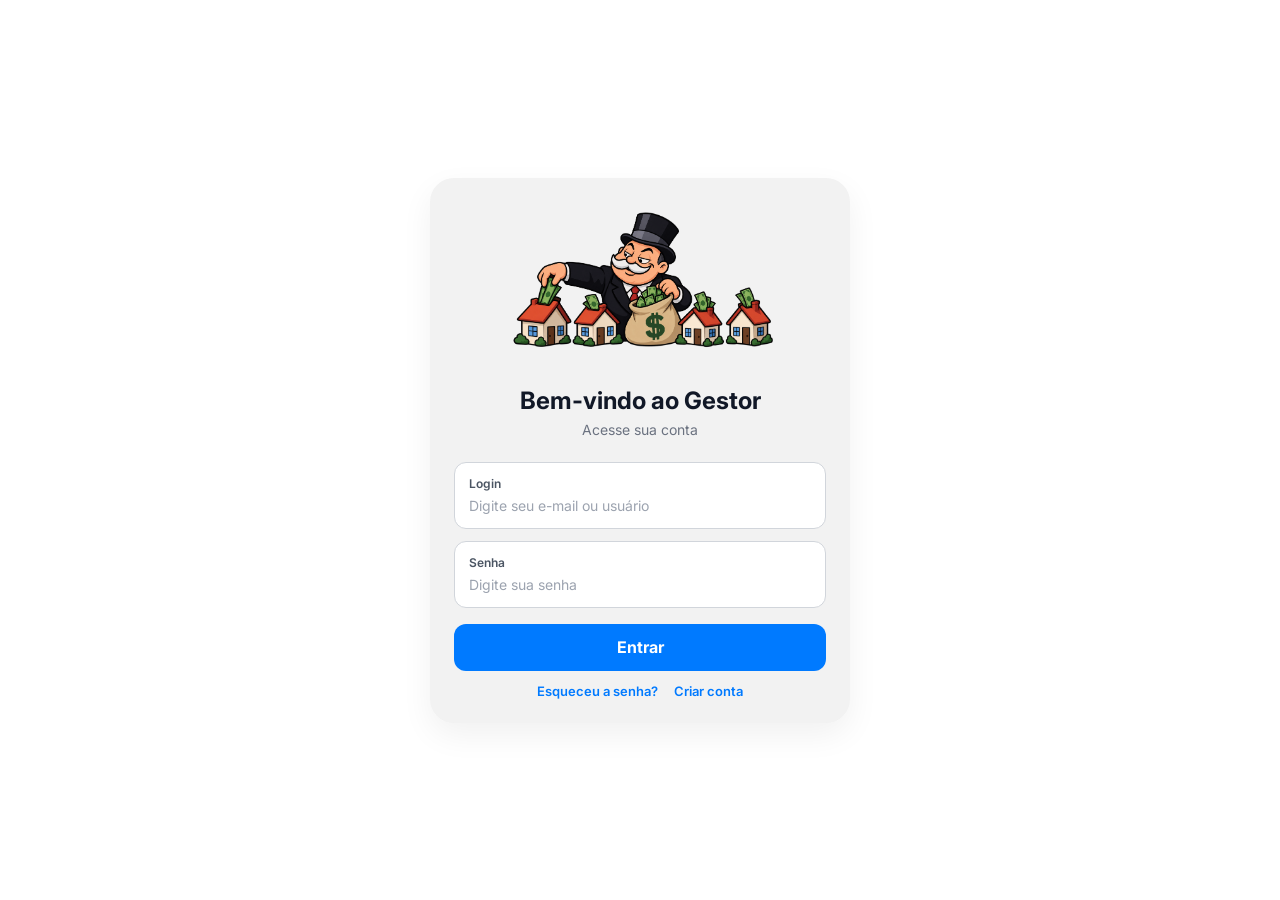
<file: login.html>
<!doctype html>
<html lang="pt-BR">
<head>
  <meta charset="utf-8">
  <meta name="viewport" content="width=device-width, initial-scale=1">
  <title>Entrar</title>
  <link rel="preconnect" href="https://fonts.googleapis.com">
  <link rel="preconnect" href="https://fonts.gstatic.com" crossorigin>
  <link href="https://fonts.googleapis.com/css2?family=Inter:wght@400;500;600;700;800&display=swap" rel="stylesheet">
  <link rel="stylesheet" href="styles.css">
</head>
<body class="login-body">
  <main class="login">
    <div class="login__logo">
      <img src="assets/img/logo.png" alt="Logo" width="280" height="160">
    </div>

    <div class="login__welcome">
      <h1>Bem-vindo ao Gestor</h1>
      <p>Acesse sua conta</p>
    </div>

    <!--
      Sem validação: qualquer valor (inclusive vazio) entra no Dashboard.
      Os campos não têm "name", então nada do que é digitado vai para a URL.
    -->
    <form class="login__form" id="login-form" action="index.html" method="get">
      <div class="login__fields">
        <label class="field">
          <span class="field__label">Login</span>
          <input class="field__input" id="login-usuario" type="text" placeholder="Digite seu e-mail ou usuário" autocomplete="username" autocapitalize="none" spellcheck="false">
        </label>
        <label class="field">
          <span class="field__label">Senha</span>
          <input class="field__input" type="password" placeholder="Digite sua senha" autocomplete="current-password">
        </label>
      </div>

      <div class="login__actions">
        <button class="login__submit" type="submit">Entrar</button>
        <div class="login__links">
          <button class="login__link" type="button" data-modal="modal-senha" aria-haspopup="dialog">Esqueceu a senha?</button>
          <button class="login__link" type="button" data-modal="modal-cadastro" aria-haspopup="dialog">Criar conta</button>
        </div>
      </div>
    </form>
  </main>

  <!-- Modal: esqueceu a senha -->
  <dialog class="modal" id="modal-senha" aria-labelledby="modal-senha-title">
    <form class="forgot" id="forgot-form" method="dialog">
      <div class="modal__header">
        <h2 class="modal__title" id="modal-senha-title">Recuperar senha</h2>
      </div>

      <div class="modal__body" data-step="form">
        <p>Informe o e-mail da sua conta e enviaremos um link para você criar uma nova senha.</p>
        <label class="field">
          <span class="field__label">E-mail</span>
          <input class="field__input" type="email" id="forgot-email" placeholder="Digite seu e-mail" autocomplete="email" required autofocus>
        </label>
      </div>

      <div class="modal__body" data-step="done" hidden>
        <p class="forgot__done" role="status">Pronto! Se existir uma conta com esse e-mail, você vai receber o link em alguns minutos. Confira também a caixa de spam.</p>
      </div>

      <div class="modal__footer" data-step="form">
        <button class="btn-secondary" type="button" data-close>Cancelar</button>
        <button class="btn-primary" type="submit">Enviar link</button>
      </div>
      <div class="modal__footer" data-step="done" hidden>
        <button class="btn-primary" type="button" data-close>Voltar ao login</button>
      </div>
    </form>
  </dialog>

  <!-- Modal: criar conta (demonstração) -->
  <dialog class="modal" id="modal-cadastro" aria-labelledby="modal-cadastro-title">
    <form class="forgot" id="form-cadastro" data-demo-form>
      <div class="modal__header">
        <h2 class="modal__title" id="modal-cadastro-title">Criar conta</h2>
      </div>

      <div class="modal__body" data-cadastro="form">
        <label class="field">
          <span class="field__label">Nome completo</span>
          <input class="field__input" id="cadastro-nome" type="text" placeholder="Digite seu nome" required minlength="3" autocomplete="name" autofocus data-message-required="Informe seu nome." data-message-length="Informe seu nome completo.">
        </label>
        <label class="field">
          <span class="field__label">E-mail</span>
          <input class="field__input" id="cadastro-email" type="email" placeholder="Digite seu e-mail" required autocomplete="email" data-message-required="Informe seu e-mail.">
        </label>
        <label class="field">
          <span class="field__label">Senha</span>
          <input class="field__input" id="cadastro-senha" type="password" placeholder="Pelo menos 8 caracteres, com letras e números" required autocomplete="new-password" pattern="(?=.*[A-Za-z])(?=.*\d).{8,}" minlength="8" data-message-pattern="Use letras e números, com pelo menos 8 caracteres." data-message-length="Use pelo menos 8 caracteres, com letras e números." data-message-required="Crie uma senha.">
        </label>
        <label class="field">
          <span class="field__label">Confirmar senha</span>
          <input class="field__input" id="cadastro-confirmacao" type="password" placeholder="Repita a senha" required autocomplete="new-password" data-match="#cadastro-senha" data-message-match="As senhas não conferem." data-message-required="Repita a senha.">
        </label>
      </div>

      <div class="modal__body" data-cadastro="done" hidden>
        <p class="forgot__done" role="status">Conta criada para <strong id="cadastro-email-confirmado"></strong>! Preenchemos o campo Login com o seu e-mail; agora é só digitar a senha e entrar. Nesta demonstração a conta não fica salva.</p>
      </div>

      <div class="modal__footer" data-cadastro="form">
        <button class="btn-secondary" type="button" data-close>Cancelar</button>
        <button class="btn-primary" type="submit">Criar conta</button>
      </div>
      <div class="modal__footer" data-cadastro="done" hidden>
        <button class="btn-primary" type="button" data-close>Ir para o login</button>
      </div>
    </form>
  </dialog>

  <script src="assets/js/modal.js"></script>
  <script src="assets/js/demo.js"></script>
  <script src="assets/js/login.js"></script>
</body>
</html>
</file>
<file: styles.css>
/* ============ Tokens ============ */
:root {
  --font: -apple-system, BlinkMacSystemFont, "SF Pro Text", "SF Pro Display", "Inter", "Segoe UI", Roboto, sans-serif;

  --text-strong: #111827;
  --text-muted: #6b7280;
  --text-subtle: #9ca3af;
  --text-nav: #5e5e5e;
  --text-nav-active: #000;
  --text-section: #86868b;
  --text-caption: #727272;

  --border: #e5e7eb;
  --surface: #ffffff;
  --surface-muted: #f3f4f6;
  --surface-preview: #f5f5f7;
  --sidebar-bg: rgba(217, 217, 217, 0.8);
  --nav-active-bg: #edf2ff;

  --primary: #007aff;
  --link: #2563eb;
  --red: #ef4444;
  --green: #22c55e;
  --amber: #f59e0b;

  --shadow-card: 0 4px 12px 0 rgba(0, 0, 0, 0.05);

  /* Margem lateral do conteúdo de todas as páginas (a mesma da lista de Inquilinos) */
  --gutter: 24px;

  /*
   * Barra lateral: 248px com janela de 860px ou mais, encolhendo de forma contínua até 180px
   * em 450px. 180px é o mínimo para "Configurações" (o maior texto, ~92px) caber sem cortar.
   * A logo encolhe na mesma proporção (190×95 → 138×69). Abaixo de 450px vira navbar.
   */
  --sidebar-w: clamp(180px, calc(180px + (100vw - 450px) * 68 / 410), 248px);
  --logo-w: clamp(138px, calc(138px + (100vw - 450px) * 52 / 410), 190px);
}

/* ============ Base ============ */
*,
*::before,
*::after { box-sizing: border-box; }

html, body { margin: 0; }

body {
  background: var(--surface);
  color: var(--text-strong);
  font-family: var(--font);
  -webkit-font-smoothing: antialiased;
}

h1, h2, h3, p { margin: 0; }
[hidden] { display: none !important; }
img { display: block; }
a { color: inherit; text-decoration: none; }

.text-red { color: var(--red); }
.text-green { color: var(--green); }
.text-amber { color: var(--amber); }

.separator {
  width: 100%;
  height: 1px;
  margin: 0;
  border: 0;
  background: var(--border);
}

/* ============ Layout ============ */
.app {
  display: flex;
  align-items: flex-start;
  gap: 12px;
  padding: 12px;
  min-height: 100vh;
}

/* ============ Sidebar ============ */
.sidebar {
  position: sticky;
  top: 12px;
  flex: 0 0 var(--sidebar-w);
  height: calc(100vh - 24px);
  display: flex;
  flex-direction: column;
  justify-content: space-between;
  padding: 14px 0;
  border-radius: 24px;
  background: var(--sidebar-bg);
  overflow-y: auto;
}

.sidebar__top {
  display: flex;
  flex-direction: column;
  gap: 10px;
}

.sidebar__logo {
  display: flex;
  justify-content: center;
  padding: 0 14px;
}

.sidebar__logo img {
  width: var(--logo-w);
  height: auto;
  aspect-ratio: 2 / 1;
  object-fit: cover;
}

/* Botão "Menu": só aparece na navbar (abaixo de 450px) */
.nav-toggle {
  display: none;
  align-items: center;
  gap: 8px;
  height: 40px;
  padding: 0 14px;
  border: 0;
  border-radius: 12px;
  background: rgba(255, 255, 255, 0.7);
  color: var(--text-nav-active);
  font: inherit;
  font-size: 14px;
  font-weight: 600;
  cursor: pointer;
}

.nav-toggle:focus-visible {
  outline: 2px solid var(--primary);
  outline-offset: 2px;
}

/* Ícone ☰ desenhado em CSS; vira ✕ com o menu aberto */
.nav-toggle__icon,
.nav-toggle__icon::before,
.nav-toggle__icon::after {
  display: block;
  width: 16px;
  height: 2px;
  border-radius: 1px;
  background: currentColor;
  transition: transform 0.2s ease, background-color 0.2s ease;
}

.nav-toggle__icon { position: relative; }

.nav-toggle__icon::before,
.nav-toggle__icon::after {
  content: "";
  position: absolute;
  left: 0;
}

.nav-toggle__icon::before { top: -5px; }
.nav-toggle__icon::after { top: 5px; }
.nav-toggle[aria-expanded="true"] .nav-toggle__icon { background: transparent; }
.nav-toggle[aria-expanded="true"] .nav-toggle__icon::before { transform: translateY(5px) rotate(45deg); }
.nav-toggle[aria-expanded="true"] .nav-toggle__icon::after { transform: translateY(-5px) rotate(-45deg); }

@media (prefers-reduced-motion: reduce) {
  .nav-toggle__icon,
  .nav-toggle__icon::before,
  .nav-toggle__icon::after { transition: none; }
}

.sidebar__footer { height: 133px; flex-shrink: 0; }

.nav {
  display: flex;
  flex-direction: column;
  gap: 4px;
  padding: 0 16px;
}

.nav__section {
  display: flex;
  align-items: flex-end;
  height: 25px;
  color: var(--text-section);
  font-size: 12px;
  font-weight: 500;
}

.nav__section--spaced {
  height: 36px;
  padding-top: 16px;
}

.nav__item {
  display: flex;
  align-items: center;
  gap: 10px;
  height: 36px;
  padding: 0 10px;
  border-radius: 9px;
  color: var(--text-nav);
  font-size: 13px;
  font-weight: 500;
  white-space: nowrap;
  transition: background-color 0.15s ease;
}

.nav__item:hover { background: rgba(255, 255, 255, 0.5); }

.nav__item.is-active {
  background: var(--nav-active-bg);
  color: var(--text-nav-active);
}

.nav__icon {
  position: relative;
  flex-shrink: 0;
  width: 18px;
  height: 18px;
}

/* Ícones exportados como "Group" precisam do deslocamento original do Figma */
.nav__icon img { position: absolute; inset: 0; }

/*
 * Os SVGs do Figma vêm com cores diferentes (o de Dashboard quase preto, os outros cinza).
 * O filtro deixa todos na mesma cor: cinza #5e5e5e (= --text-nav) e preto só no item da página atual.
 */
.nav__icon img { filter: brightness(0) invert(37%); }
.nav__item.is-active .nav__icon img { filter: brightness(0); }
.nav__icon .nav__icon-dashboard { left: 1.25px; top: 0.5px; }
.nav__icon .nav__icon-imoveis { left: 0.5px; top: 1.25px; }

/* ============ Main ============ */
.main {
  flex: 1 1 auto;
  min-width: 0;
  display: flex;
  flex-direction: column;
}

/*
 * Com header fixo, a coluna principal começa no topo da janela (anula os 12px de padding do .app),
 * para o header já estar na posição onde fica preso e não "subir" ao começar a rolar.
 */
.main:has(> .page-title--sticky) { margin-top: -12px; }

.page-title {
  display: flex;
  align-items: center;
  justify-content: space-between;
  gap: 24px;
  padding: 36px var(--gutter) 24px;
  background: var(--surface);
}

/* Header que fica no topo durante a rolagem; a borda inferior faz o papel do separador */
.page-title--sticky {
  position: sticky;
  top: 0;
  z-index: 10;
  border-bottom: 1px solid var(--border);
}

/* Páginas cujo separador no Figma é cinza-escuro */
.page-title--strong { border-bottom-color: var(--text-caption); }

.page-title__text {
  display: flex;
  flex-direction: column;
  gap: 4px;
  min-width: 0;
}

/* Se faltar espaço, o título é cortado com "…" no limite da área dele (24px antes da busca) */
.page-title h1 {
  min-width: 0;
  overflow: hidden;
  color: var(--text-strong);
  font-size: 48px;
  font-weight: 800;
  line-height: normal;
  text-overflow: ellipsis;
  white-space: nowrap;
}

.page-title__actions {
  display: flex;
  align-items: center;
  gap: 12px;
  flex-shrink: 0;
}

.search {
  display: flex;
  align-items: center;
  gap: 8px;
  width: 240px;
  height: 40px;
  padding: 10px 12px;
  border: 1px solid var(--border);
  border-radius: 12px;
  background: var(--surface-muted);
  cursor: text;
}

.search img { flex-shrink: 0; }

.search input {
  flex: 1;
  min-width: 0;
  padding: 0;
  border: 0;
  background: transparent;
  color: var(--text-strong);
  font: inherit;
  font-size: 14px;
  outline: none;
}

.search input::placeholder { color: var(--text-subtle); }
.search:focus-within { border-color: var(--primary); }

.btn-primary {
  display: inline-flex;
  align-items: center;
  gap: 8px;
  height: 40px;
  padding: 10px 16px;
  border: 0;
  border-radius: 12px;
  background: var(--primary);
  color: #fff;
  font: inherit;
  font-size: 14px;
  font-weight: 600;
  white-space: nowrap;
  cursor: pointer;
  transition: filter 0.15s ease;
}

.btn-primary:hover { filter: brightness(1.08); }

.content {
  display: flex;
  flex-direction: column;
  gap: 16px;
  padding: 16px var(--gutter);
}

/* ============ Cards ============ */
.card {
  display: flex;
  flex-direction: column;
  gap: 16px;
  padding: 20px;
  border-radius: 18px;
  background: #f2f2f2;
  overflow: hidden;
}

/* no cinza do card, o separador precisa de um tom mais escuro para aparecer */
.card .separator { background: #d1d5db; }

/* indicador do mês no canto superior direito do card */
.month {
  align-self: flex-end;
  display: flex;
  align-items: center;
  gap: 8px;
  color: var(--text-muted);
  font-size: 14px;
  font-weight: 600;
  white-space: nowrap;
}

/*
 * Situação dos aluguéis + Resumo financeiro: um embaixo do outro; em telas largas, lado a lado
 * com a mesma altura (casinhas em 2 fileiras de 4). A partir de 1030px de área útil cabem os 4 × 100px.
 */
.overview {
  display: flex;
  flex-direction: column;
  gap: 16px;
}

@container main (width > 1030px) {
  .overview {
    display: grid;
    grid-template-columns: repeat(2, minmax(0, 1fr));
    gap: 24px;
  }

  .overview .card { flex: 1 1 auto; }
  .overview .houses {
    display: grid;
    grid-template-columns: repeat(4, 100px);
    justify-content: center;
    margin-block: auto;
  }
}

/* Situação dos aluguéis */
.houses {
  display: flex;
  flex-wrap: wrap;
  justify-content: center;
  gap: 12px;
}

.houses img {
  flex-shrink: 0;
  width: 100px;
  height: 100px;
  object-fit: cover;
}

.houses img.is-pending { opacity: 0.5; }

.status {
  color: var(--text-muted);
  font-size: 14px;
  font-weight: 500;
  text-align: center;
}

/* Financeiro */
.finance__boxes {
  display: flex;
  gap: 12px;
}

.finance__box {
  flex: 1 1 0;
  min-width: 0;
  display: flex;
  flex-direction: column;
  gap: 4px;
  padding: 12px;
  border-radius: 12px;
  white-space: nowrap;
}

.finance__box--in,
.finance__box--out { background: var(--surface); }

.finance__label {
  color: var(--text-muted);
  font-size: 12px;
  font-weight: 500;
}

.finance__value {
  font-size: 18px;
  font-weight: 700;
}

.balance {
  display: flex;
  flex-direction: column;
  gap: 4px;
}

.balance__label {
  color: var(--text-muted);
  font-size: 12px;
  font-weight: 500;
}

.balance__value {
  font-size: 24px;
  font-weight: 700;
}

.highlights {
  display: flex;
  flex-direction: column;
  gap: 8px;
  margin: 0;
  padding: 0;
  list-style: none;
}

.highlights li {
  display: flex;
  align-items: center;
  gap: 8px;
  color: var(--text-muted);
  font-size: 14px;
}

.highlights img { flex-shrink: 0; }

/* ============ Blocks (Documentos / Atividade) ============ */
.block {
  display: flex;
  flex-direction: column;
  gap: 16px;
}

.block--tight { gap: 12px; }

.block__header {
  display: flex;
  align-items: center;
  justify-content: space-between;
  gap: 12px;
  white-space: nowrap;
}

.block__title {
  color: var(--text-strong);
  font-size: 18px;
  font-weight: 700;
}


.link {
  color: var(--link);
  font-size: 14px;
  font-weight: 600;
}

.link:hover { text-decoration: underline; }

/*
 * Cards de inquilino, documento e contas mensais:
 * em fileira têm tamanho fixo de 200×300 e a fileira rola na horizontal quando não cabem;
 * em grade (Documentos em grade) têm só o mínimo de 200×300.
 * A página Inquilinos é a exceção: lá os cards seguem a altura do conteúdo.
 */

/* Documentos */
.docs {
  display: flex;
  gap: 12px;
  overflow-x: auto;
  scrollbar-width: none;
  /* espaço para a sombra dos cards não ser cortada pela rolagem */
  margin: -4px -8px -16px;
  padding: 4px 8px 16px;
}

/* O link do título cobre o card inteiro: clicar em qualquer parte abre o PDF */
.doc,
.doc-row { position: relative; }

.stretched-link::after {
  content: "";
  position: absolute;
  inset: 0;
  border-radius: inherit;
}

.stretched-link:hover { text-decoration: underline; }
.stretched-link:focus-visible { outline: none; }
.stretched-link:focus-visible::after { outline: 2px solid var(--primary); outline-offset: -2px; }

/*
 * Cards das listas horizontais (inquilinos, contas mensais e documentos): todos com 200×300,
 * cantos de 14px e sem encolher dentro da lista. O visual de cada tipo fica nas regras próprias.
 */
.tenant-mini,
.bill,
.doc {
  flex: 0 0 200px;
  width: 200px;
  height: 300px;
  border-radius: 14px;
  overflow: hidden;
}

/*
 * Etiqueta de situação ou tipo — mesmo formato e mesmas cores em qualquer card.
 * Cores de sistema da Apple (Human Interface Guidelines, Default light).
 */
.chip {
  transition: background-color 0.3s ease;
  display: inline-flex;
  align-items: center;
  padding: 4px 8px;
  border-radius: 999px;
  color: #fff;
  font-size: 12px;
  font-weight: 700;
  line-height: normal;
  white-space: nowrap;
}

.chip--late { background: #ff383c; }    /* Atrasado — systemRed */
.chip--pending { background: #ff8d28; } /* Pendente — systemOrange */
.chip--paid { background: #34c759; }    /* Pago — systemGreen */
.chip--recent { background: #0088ff; }  /* Mais recente — systemBlue */

/*
 * Card de documento (Dashboard e Documentos), sem borda nem sombra:
 * prévia e informações dividem a altura meio a meio (150px cada); informações em cinza.
 */
.doc {
  display: flex;
  flex-direction: column;
  background: #f2f2f2;
}

/* etiqueta (se houver) no topo, a 8px da borda; ícone sempre no centro da prévia, com ou sem etiqueta */
.doc__preview {
  position: relative;
  display: flex;
  flex-direction: column;
  align-items: center;
  height: 150px;
  flex-shrink: 0;
  padding: 8px 16px;
  background: var(--surface-preview);
}

.doc__preview .doc__file {
  position: absolute;
  top: 50%;
  left: 50%;
  transform: translate(-50%, -50%);
}

.doc__file {
  display: flex;
  align-items: center;
  justify-content: center;
  width: 40px;
  height: 40px;
  border: 1px solid var(--border);
  border-radius: 10px;
  background: var(--surface);
}

.doc__info {
  flex: 1;
  min-height: 0;
  display: flex;
  flex-direction: column;
  gap: 8px;
  padding: 16px;
}

.doc__info h3 {
  color: var(--text-strong);
  font-size: 15px;
  font-weight: 700;
}

.doc__info p {
  color: var(--text-muted);
  font-size: 12px;
}

.doc__info .doc__path {
  overflow: hidden;
  text-overflow: ellipsis;
  white-space: nowrap;
}

/* Atividade recente */
.tenants {
  display: flex;
  gap: 12px;
  overflow-x: auto;
  scrollbar-width: none;
}

/* Foto dos cards de inquilino (Dashboard e Imóveis) */
.tenant__img {
  position: absolute;
  inset: 0;
  width: 100%;
  height: 100%;
  object-fit: cover;
  pointer-events: none;
}

.tenant__img--crop {
  left: -25.36%;
  top: 0.17%;
  width: 177.93%;
  height: 100%;
  object-fit: fill;
}

.tenant__img--difference { mix-blend-mode: difference; }

/* ============ Página Imóveis ============ */
.nav__item.is-active--neutral {
  background: #f2f2f2;
  color: var(--text-nav-active);
}

.page-title--plain { padding: 36px var(--gutter) 18px; }
.page-title--plain h1 { color: #000; }

.separator--strong { background: var(--text-caption); }

.properties {
  display: flex;
  flex-direction: column;
  gap: 12px;
  padding: 0 var(--gutter);
}

.property {
  display: flex;
  flex-direction: column;
  background: var(--surface);
}

/*
 * Títulos de seção (Imóveis e Documentos): o texto fica alinhado ao conteúdo,
 * mas o fundo vai até as bordas (margem negativa), para a linha do título preso
 * ter a largura total, como a do header.
 */
.property__title {
  margin: 0 calc(-1 * var(--gutter));
  padding: 10px var(--gutter);
  color: #000;
  font-size: 32px;
  font-weight: 800;
  line-height: normal;
}

/*
 * Título do prédio que fica preso logo abaixo do header principal enquanto a seção está na tela.
 * --sticky-offset é a altura do header principal (medida em sticky-sections.js; os valores daqui são o padrão).
 * Como o título está dentro da <section>, o título da seção seguinte empurra o anterior para fora.
 */
.property__title--sticky {
  position: sticky;
  top: var(--sticky-offset, 112px);
  z-index: 9;
  background: var(--surface);
  transition: box-shadow 0.15s ease;
}

.property__title--sticky.is-stuck { box-shadow: 0 1px 0 var(--border); }

/*
 * Desktop: card de informações + lista de inquilinos lado a lado (sem quebrar linha).
 * A lista ocupa o espaço que sobra e rola na horizontal; no celular ela vai para baixo do card.
 */
.property__middle {
  display: flex;
  align-items: center;
  gap: 12px;
  padding: 10px 0;
}

/* Desktop: até 600px (não estica); em janelas estreitas encolhe para a lista caber ao lado */
.property__details {
  container: details / inline-size;
  flex: 0 1 600px;
  min-width: 0;
  display: flex;
  align-items: flex-start;
  gap: 10px;
  height: 300px;
  padding: 10px;
  border-radius: 18px;
  background: #f2f2f2;
  overflow: hidden;
}

/* a foto encolhe (e some com o card até 400px) para o texto manter os 230px de que precisa */
.property__photo {
  flex: 0 1 280px;
  min-width: 0;
  width: 280px;
  height: 280px;
  border-radius: 8px;
  object-fit: cover;
}

.property__info {
  flex: 1 1 0;
  min-width: 0;
  margin: 0;
  font-size: 12px;
  font-weight: 500;
}

.property__info dt,
.property__info dd {
  margin: 0;
  padding: 2px 12px 4px 10px;
}

.property__info dt { color: var(--text-caption); }
.property__info dd { color: #000; }
.property__details .property__info { min-width: 230px; }

.property__tenants {
  flex: 1 1 0;
  display: flex;
  gap: 12px;
  min-width: 200px;
  overflow-x: auto;
  scrollbar-width: none;
}

/* Card de inquilino (Imóveis e Dashboard) */
.tenant-mini {
  display: flex;
  flex-direction: column;
  background: #f2f2f2;
}

.tenant-mini__photo {
  position: relative;
  display: flex;
  justify-content: center;
  height: 200px;
  flex-shrink: 0;
  padding: 8px 8px 0;
  overflow: hidden;
}

/* inquilino sem foto */
.tenant-mini__photo--empty { background: rgba(0, 0, 0, 0.74); }

/* etiqueta no topo, a 8px da borda, por cima da foto */
.tenant-mini__photo .chip {
  position: relative;
  align-self: flex-start;
}

.tenant-mini h3 {
  padding: 8px 10px 4px;
  color: var(--text-strong);
  font-size: 15px;
  font-weight: 700;
}

.tenant-mini p {
  padding: 2px 12px 4px 10px;
  color: var(--text-muted);
  font-size: 12px;
  font-weight: 500;
}

.property__bottom {
  display: flex;
  flex-direction: column;
  gap: 12px;
  padding: 10px 0;
}

.property__section-header {
  display: flex;
  flex-direction: column;
  gap: 4px;
}

.property__section-header h3 {
  color: var(--text-strong);
  font-size: 18px;
  font-weight: 700;
}

/* Cards de contas: no Figma a linha transborda; aqui ela rola na horizontal */
.bills {
  display: flex;
  gap: 12px;
  overflow-x: auto;
  scrollbar-width: none;
}

/* Card de contas do mês (Imóveis) — sem borda, fundo cinza como os outros cards; etiqueta a 8px do topo */
.bill {
  display: flex;
  flex-direction: column;
  justify-content: space-between;
  padding: 8px 16px 16px;
  background: #f2f2f2;
}

.bill__top {
  display: flex;
  flex-direction: column;
  gap: 12px;
}

.bill__top > .chip { align-self: center; }

.bill__header {
  display: flex;
  flex-direction: column;
  gap: 4px;
  text-align: center;
}

.bill__header h4 {
  margin: 0;
  color: #000;
  font-size: 15px;
  font-weight: 700;
}

.bill__header p {
  color: var(--text-muted);
  font-size: 12px;
  font-weight: 500;
}

.bill__list {
  display: flex;
  flex-direction: column;
  gap: 6px;
  margin: 0;
  font-size: 12px;
  white-space: nowrap;
}

.bill__list div,
.bill__total {
  display: flex;
  align-items: center;
  justify-content: space-between;
}

.bill__list dt {
  color: var(--text-muted);
  font-weight: 500;
}

.bill__list dd {
  margin: 0;
  color: var(--text-strong);
  font-weight: 600;
}

.bill__total span {
  color: var(--text-muted);
  font-size: 12px;
  font-weight: 600;
}

.bill__total strong {
  color: var(--text-strong);
  font-size: 15px;
  font-weight: 700;
}

.bill__bottom {
  display: flex;
  flex-direction: column;
  align-items: center;
  gap: 8px;
}

/* "Ver detalhes" das contas e "Abrir em nova guia" do documento em destaque: mesmo estilo de link */
.bill__link,
.card-link {
  padding: 0;
  border: 0;
  background: none;
  color: var(--primary);
  font: inherit;
  font-size: 13px;
  font-weight: 600;
  white-space: nowrap;
  cursor: pointer;
}

.bill__link:hover,
.card-link:hover { text-decoration: underline; }

.card-link:focus-visible {
  outline: 2px solid var(--primary);
  outline-offset: 2px;
  border-radius: 4px;
}

/* ============ Página Inquilinos ============ */
.main--spaced { gap: 16px; }

.page-title--ink h1 { color: var(--text-strong); }

.tenants-page {
  display: flex;
  flex-direction: column;
  gap: 16px;
  padding: 24px var(--gutter);
  background: var(--surface);
}

/* Página Inquilinos: os cards ficam com a altura do conteúdo, todos iguais (grid-auto-rows: 1fr) */
.tenant-grid {
  display: grid;
  grid-template-columns: repeat(3, minmax(0, 1fr));
  grid-auto-rows: 1fr;
  gap: 16px;
}

.tenant-card {
  display: flex;
  flex-direction: column;
  gap: 12px;
  padding: 16px;
  border-radius: 14px;
  background: #f2f2f2;
}

/* no card cinza, o círculo das iniciais fica branco (inverso dos cards brancos) */
.tenant-card .avatar { background: #fff; }

.tenant-card__header {
  display: flex;
  align-items: center;
  gap: 12px;
}

.avatar {
  display: flex;
  align-items: center;
  justify-content: center;
  flex-shrink: 0;
  width: 56px;
  height: 56px;
  border-radius: 50%;
  background: #d1d5db;
  color: var(--text-muted);
  font-size: 18px;
  font-weight: 700;
}

.tenant-card__info {
  display: flex;
  flex-direction: column;
  gap: 2px;
  min-width: 0;
}

.tenant-card__info h2 {
  color: var(--text-strong);
  font-size: 15px;
  font-weight: 700;
}

.tenant-card__info p {
  color: var(--text-muted);
  font-size: 12px;
}

.tenant-card__info .tenant-card__phone { color: var(--text-subtle); }

.tenant-card__row {
  display: flex;
  align-items: center;
  justify-content: space-between;
  gap: 12px;
  font-size: 12px;
  white-space: nowrap;
}

.tenant-card__row span { color: var(--text-muted); }
/* a etiqueta de status (no modal de detalhes) mantém o texto branco */
.tenant-card__row .chip { color: #fff; }

.tenant-card__row strong {
  color: var(--text-strong);
  font-weight: 700;
}

.tenant-card__row--rent strong { font-size: 14px; }

.tenant-card__link {
  align-self: flex-end;
  margin-top: auto;
  padding: 0;
  border: 0;
  background: none;
  color: var(--primary);
  font: inherit;
  font-size: 13px;
  font-weight: 600;
  cursor: pointer;
}

.tenant-card__link:hover { text-decoration: underline; }

.pagination {
  display: flex;
  align-items: center;
  justify-content: space-between;
  flex-wrap: wrap;
  gap: 12px;
  padding-top: 8px;
}

.pagination__results {
  color: var(--text-muted);
  font-size: 13px;
}

.pagination__controls {
  display: flex;
  align-items: center;
  gap: 8px;
}

.pagination__btn {
  display: flex;
  align-items: center;
  justify-content: center;
  width: 32px;
  height: 32px;
  border: 1px solid var(--border);
  border-radius: 16px;
  background: var(--surface);
  padding: 0;
  color: var(--text-muted);
  font-family: inherit;
  font-size: 13px;
  font-weight: 600;
  cursor: pointer;
  transition: background-color 0.15s ease, opacity 0.15s ease;
}

.pagination__btn:hover:not(:disabled):not(.is-current) { background: var(--surface-muted); }

.pagination__btn:focus-visible {
  outline: 2px solid var(--primary);
  outline-offset: 2px;
}

.pagination__btn:disabled {
  opacity: 0.4;
  cursor: default;
}

.pagination__btn.is-current {
  border-color: var(--primary);
  background: var(--primary);
  color: #fff;
  font-weight: 700;
}

/* ============ Página Financeiro ============ */
/* Sem cards: resumo e "Transações recentes" são seções soltas, como as do Dashboard */
.finance-page {
  display: flex;
  flex-direction: column;
  gap: 16px;
  padding: 16px var(--gutter);
  background: var(--surface);
}

.finance-summary {
  display: flex;
  gap: 16px;
}

.stat {
  flex: 1 1 0;
  min-width: 0;
  display: flex;
  flex-direction: column;
  gap: 8px;
  padding: 16px;
  border-radius: 12px;
}

.stat__label {
  color: var(--text-muted);
  font-size: 12px;
  font-weight: 500;
}

.stat__value {
  font-size: 24px;
  font-weight: 700;
  white-space: nowrap;
}

.stat--in { background: #f0fdf4; }
.stat--in .stat__value { color: var(--green); }
.stat--out { background: #fef2f2; }
.stat--out .stat__value { color: var(--red); }
.stat--net { background: #eff6ff; }
.stat--net .stat__value { color: var(--link); }

/* .transactions usa .block (seção com cabeçalho, como no Dashboard); a tabela ocupa toda a largura */
.tx {
  border-radius: 12px;
  overflow: hidden;
}

.tx__scroll { overflow-x: auto; }

.tx__table {
  width: 100%;
  min-width: 640px;
  border-collapse: collapse;
  font-size: 13px;
}

.tx__table th,
.tx__table td {
  padding: 12px 6px;
  border-bottom: 1px solid var(--border);
  text-align: left;
  white-space: nowrap;
}

.tx__table th {
  padding-top: 10px;
  padding-bottom: 10px;
  background: #f9fafb;
  color: var(--text-muted);
  font-size: 12px;
  font-weight: 700;
}

/* toda linha tem borda inferior: a da última linha visível fecha a lista */
.tx__table tbody tr:hover td { background: #fafafa; }

/* Colunas: 120 / flexível / 180 / 140, com 12px entre elas e 16px nas bordas */
.tx__table th:first-child,
.tx__table td:first-child { padding-left: 16px; }
.tx__table th:last-child,
.tx__table td:last-child { padding-right: 16px; }

/* larguras incluem o padding da célula (border-box) */
.tx__date { width: 142px; }
.tx__who { width: 192px; }
.tx__value { width: 162px; }
.tx__table .tx__value { text-align: right; }

td.tx__date { color: var(--text-muted); font-weight: 500; }
td.tx__desc { color: var(--text-strong); white-space: normal; }
td.tx__who { color: var(--text-muted); font-weight: 500; }
td.tx__value { font-weight: 700; }
.tx__value--in { color: var(--green); }
.tx__value--out { color: var(--red); }

/* ============ Página Documentos ============ */
.docs-page {
  display: flex;
  flex-direction: column;
  padding: 0 var(--gutter);
  background: var(--surface);
}

/*
 * "Recentes" funciona como o Prédio A em Imóveis: card em destaque com no máximo 600px
 * (encolhe se faltar espaço, nunca estica) e os cards menores numa lista ao lado, que ocupa
 * o espaço restante e rola na horizontal. Em áreas estreitas a lista vai para baixo do card.
 */
.docs-recent__row {
  display: flex;
  align-items: center;
  gap: 12px;
  padding: 10px 0;
}

/* Mesmo tamanho do card do Prédio A: até 600px de largura e 300px de altura fixos */
.doc-featured {
  container: featured / inline-size;
  display: flex;
  flex: 0 1 600px;
  min-width: 0;
  align-items: stretch;
  gap: 10px;
  height: 300px;
  padding: 10px;
  border-radius: 18px;
  background: #f2f2f2;
  overflow: hidden;
}

/*
 * Quadro da prévia: 280×280 como no Figma. Quando o card encolhe, é a prévia que diminui
 * (o texto mantém o espaço que precisa). A imagem do PDF (122×150) fica centralizada — na
 * largura cheia, na mesma posição do Figma — e só diminui (sem distorcer) quando não cabe.
 */
.doc-featured__preview {
  position: relative;
  flex: 0 1 280px;
  min-width: 0;
  width: 280px;
  height: 280px;
  border-radius: 8px;
}

.doc-featured__preview img {
  position: absolute;
  left: 50%;
  top: 50%;
  width: min(122px, calc(100% - 16px));
  height: auto;
  aspect-ratio: 122 / 150;
  transform: translate(-50%, -50%);
}

.doc-featured__details {
  flex: 1 1 0;
  min-width: 290px; /* com o texto em 12px, abaixo disso o caminho quebra linha e não cabe nos 300px */
  display: flex;
  flex-direction: column;
  gap: 4px;
}

.doc-featured__title {
  padding: 8px 10px 4px;
  color: #000;
  font-size: 18px;
  font-weight: 700;
}

.doc-featured__info {
  flex: 1 1 auto;
  overflow: hidden;
}

.doc-featured__info dd { overflow-wrap: anywhere; }

.doc-featured__actions {
  display: flex;
  justify-content: center;
  padding-bottom: 8px;
}

.docs-recent__cards {
  flex: 1 1 0;
  display: flex;
  gap: 12px;
  min-width: 200px;
  overflow-x: auto;
  scrollbar-width: none;
}

/* Todos os documentos */
.docs-all {
  display: flex;
  flex-direction: column;
}

/* separador na largura total (anula a margem lateral da página) */
.docs-all__separator {
  width: auto;
  height: 1px;
  margin: 0 calc(-1 * var(--gutter)) 8px;
  border: 0;
  background: #d9d9d9;
}

.docs-toolbar {
  display: flex;
  align-items: stretch;
  justify-content: space-between;
  gap: 12px;
}

/* Mesma busca da Dashboard (.search); aqui só muda a largura */
.docs-search { width: 367px; max-width: 100%; min-width: 0; }

/* Durante a busca, "Recentes" some e "Todos os documentos" sobe para o topo */
.docs-page.is-searching .docs-recent { display: none; }

.view-toggle {
  display: flex;
  align-items: center;
  gap: 4px;
}

.view-toggle__btn {
  display: flex;
  align-items: center;
  justify-content: center;
  width: 40px;
  height: 40px;
  padding: 0;
  border: 0;
  border-radius: 12px;
  background: transparent;
  cursor: pointer;
}

.view-toggle__btn:hover { background: #f7f7f7; }
.view-toggle__btn.is-active { background: var(--surface-muted); }

.view-toggle__btn:focus-visible {
  outline: 2px solid var(--primary);
  outline-offset: 2px;
}

/* Lista */
.doc-group__list {
  margin: 0;
  padding: 0;
  list-style: none;
}

.doc-row {
  display: flex;
  align-items: center;
  gap: 4px;
  height: 24px;
  padding: 0 2px 0 24px;
  color: var(--text-caption);
  font-size: 12px;
  font-weight: 500;
}

.doc-row--header {
  padding-top: 8px;
  box-sizing: content-box;
  height: 16px;
}

.doc-row__name {
  flex: 1 1 0;
  min-width: 0;
  max-width: 300px;
  color: #000;
  font-weight: 700;
}

.doc-row__date { flex: 0 0 120px; }
.doc-row__type { flex: 0 0 50px; }

.doc-row__path,
.doc-row__name {
  overflow: hidden;
  text-overflow: ellipsis;
  white-space: nowrap;
}

.doc-row__path {
  flex: 1 1 0;
  min-width: 200px;
}

.doc-group__list .doc-row:nth-child(odd) { background: #f2f2f2; }
.doc-group__list .doc-row:hover { background: #e9eefb; }

.doc-group__title {
  margin: 0;
  padding: 17px 0 8px 4px;
  color: var(--text-caption);
  font-size: 12px;
  font-weight: 700;
}

.doc-row--header + .doc-group .doc-group__title { padding-top: 10px; }

.doc-list__empty {
  padding: 24px 4px;
  color: var(--text-muted);
  font-size: 13px;
}

/* Grade */
.doc-list--grid .doc-row--header { display: none; }

.doc-list--grid .doc-group__list {
  display: grid;
  grid-template-columns: repeat(auto-fill, minmax(200px, 1fr));
  gap: 12px;
}

/* Mínimo 200×300; os 200px de cima são a área de pré-visualização (como os cards de "Recentes") */
.doc-list--grid .doc-row,
.doc-list--grid .doc-group__list .doc-row:nth-child(odd) {
  flex-direction: column;
  align-items: stretch;
  gap: 2px;
  height: auto;
  min-width: 200px;
  min-height: 300px;
  padding: 212px 12px 12px;
  border-radius: 14px;
  background:
    url("assets/icons/file-text.svg") no-repeat center 86px / 28px 28px,
    linear-gradient(#e5e7eb, #e5e7eb) no-repeat top / 100% 200px,
    #f2f2f2;
}

.doc-list--grid .doc-group__list .doc-row:hover { background-color: #e9eefb; }

.doc-list--grid .doc-row__name {
  flex: none;
  max-width: none;
  margin-bottom: 2px;
  font-size: 12px;
}

.doc-list--grid .doc-row__date,
.doc-list--grid .doc-row__type,
.doc-list--grid .doc-row__path {
  flex: none;
  min-width: 0;
  font-size: 12px;
}

/* ============ Página Ajuda ============ */
.help-page {
  display: flex;
  flex-direction: column;
  background: var(--surface);
}

.help-hero {
  padding: 32px var(--gutter) 24px;
  text-align: center;
}

.help-hero h2 {
  color: var(--text-strong);
  font-size: 32px;
  font-weight: 400;
}

.help-section { padding: 24px var(--gutter); }

.help-grid {
  display: grid;
  grid-template-columns: repeat(3, minmax(0, 1fr));
  gap: 12px;
}

.help-card {
  display: flex;
  flex-direction: column;
  align-items: center;
  justify-content: center;
  gap: 12px;
  height: 112px;
  padding: 20px;
  border: 1px solid var(--border);
  border-radius: 14px;
  background: var(--surface);
  color: var(--text-strong);
  font: inherit;
  cursor: pointer;
  transition: border-color 0.15s ease, box-shadow 0.15s ease;
}

.help-card:hover {
  border-color: #d1d5db;
  box-shadow: var(--shadow-card);
}

.help-card:focus-visible {
  outline: 2px solid var(--primary);
  outline-offset: 2px;
}

.help-card__icon {
  display: flex;
  align-items: center;
  justify-content: center;
  flex-shrink: 0;
  width: 40px;
  height: 40px;
  border-radius: 12px;
  background: var(--surface-muted);
}

.help-card__title {
  font-size: 15px;
  font-weight: 700;
  text-align: center;
}

.faq {
  display: flex;
  flex-direction: column;
  gap: 16px;
}

.faq__title {
  color: var(--text-strong);
  font-size: 18px;
  font-weight: 700;
}

.faq__item { border-bottom: 1px solid var(--border); }

.faq__question {
  display: flex;
  align-items: center;
  gap: 12px;
  padding: 16px 0;
  color: var(--text-strong);
  font-size: 14px;
  cursor: pointer;
  list-style: none;
}

.faq__question::-webkit-details-marker { display: none; }
.faq__question span { flex: 1; min-width: 0; }
.faq__question:hover span { color: var(--primary); }

.faq__question:focus-visible {
  outline: 2px solid var(--primary);
  outline-offset: 2px;
  border-radius: 4px;
}

.faq__chevron {
  flex-shrink: 0;
  transition: transform 0.2s ease;
}

.faq__item[open] .faq__chevron { transform: rotate(90deg); }

.faq__answer {
  padding: 0 28px 16px 0;
  color: var(--text-muted);
  font-size: 14px;
  line-height: 1.6;
}

/* Modais */
.modal {
  width: min(520px, calc(100vw - 32px));
  max-height: calc(100vh - 32px);
  padding: 0;
  border: 1px solid var(--border);
  border-radius: 16px;
  background: var(--surface);
  color: var(--text-strong);
  box-shadow: 0 20px 48px rgba(17, 24, 39, 0.18);
}

/*
 * Abrir e fechar com fade e leve escala. "display" e "overlay" em allow-discrete mantêm o modal
 * na tela até a saída terminar, valha o fechamento por botão, Esc ou script.
 * Navegadores sem suporte continuam abrindo e fechando na hora.
 */
.modal {
  transition: opacity 0.18s ease-out, transform 0.18s ease-out,
    overlay 0.18s ease-out allow-discrete, display 0.18s ease-out allow-discrete;
}

.modal:not([open]) { opacity: 0; transform: translateY(8px) scale(0.98); }

@starting-style {
  .modal[open] { opacity: 0; transform: translateY(8px) scale(0.98); }
}

.modal::backdrop {
  background: rgba(17, 24, 39, 0.4);
  transition: background-color 0.18s ease-out,
    overlay 0.18s ease-out allow-discrete, display 0.18s ease-out allow-discrete;
}

.modal:not([open])::backdrop { background-color: transparent; }

@starting-style {
  .modal[open]::backdrop { background-color: transparent; }
}

@media (prefers-reduced-motion: reduce) {
  .modal,
  .modal::backdrop { transition: none; }
  .faq__chevron { transition: none; }
}

.modal__header {
  display: flex;
  align-items: center;
  gap: 12px;
  padding: 20px 20px 0;
}

.modal__title {
  flex: 1;
  font-size: 18px;
  font-weight: 700;
}

.modal__body {
  display: flex;
  flex-direction: column;
  gap: 12px;
  padding: 16px 20px;
  color: var(--text-muted);
  font-size: 14px;
  line-height: 1.6;
}

.modal__body ol {
  margin: 0;
  padding-left: 20px;
  color: var(--text-strong);
}

/* Botões de cancelar/confirmar sempre separados; se não couberem lado a lado, quebram a linha */
.modal__footer {
  display: flex;
  flex-wrap: wrap;
  justify-content: flex-end;
  gap: 12px;
  padding: 0 20px 20px;
}

/* ============ Página Configurações ============ */
/* Seções sem borda nem cantos arredondados, separadas por uma linha simples */
.settings {
  display: flex;
  flex-direction: column;
  background: var(--surface);
}

.settings__section {
  display: flex;
  flex-direction: column;
  gap: 16px;
  padding: 20px var(--gutter);
}

.settings__title {
  color: var(--text-strong);
  font-size: 18px;
  font-weight: 700;
}

.profile {
  display: flex;
  align-items: center;
  gap: 16px;
}

.avatar--profile {
  background: var(--surface-muted);
  font-size: 18px;
}

.settings__fields {
  display: flex;
  flex-direction: column;
  gap: 12px;
  margin: 0;
  min-width: 0;
}

.settings__fields div {
  display: flex;
  flex-direction: column;
  gap: 4px;
}

.settings__fields dt {
  color: var(--text-muted);
  font-size: 12px;
}

.settings__fields dd {
  margin: 0;
  color: var(--text-strong);
  font-size: 14px;
  overflow-wrap: anywhere;
}

.toggle-list {
  display: flex;
  flex-direction: column;
  gap: 12px;
}

.toggle-row {
  display: flex;
  align-items: center;
  justify-content: space-between;
  gap: 16px;
  color: var(--text-strong);
  font-size: 14px;
  cursor: pointer;
}

/* Interruptor 44×24 (cores e medidas do Figma) */
.switch {
  appearance: none;
  -webkit-appearance: none;
  position: relative;
  flex-shrink: 0;
  width: 44px;
  height: 24px;
  margin: 0;
  border-radius: 12px;
  background: #d1d5db;
  cursor: pointer;
  transition: background-color 0.2s ease;
}

.switch::before {
  content: "";
  position: absolute;
  top: 2px;
  left: 2px;
  width: 20px;
  height: 20px;
  border-radius: 50%;
  background: #fff;
  box-shadow: 0 1px 2px rgba(0, 0, 0, 0.15);
  transition: transform 0.2s ease;
}

.switch:checked { background: var(--primary); }
.switch:checked::before { transform: translateX(20px); }

.switch:focus-visible {
  outline: 2px solid var(--primary);
  outline-offset: 2px;
}

@media (prefers-reduced-motion: reduce) {
  .switch,
  .switch::before { transition: none; }
}

.settings__actions {
  display: flex;
  flex-wrap: wrap;
  gap: 12px;
}

.btn-primary--plain { font-weight: 500; }

.btn-secondary {
  display: inline-flex;
  align-items: center;
  height: 40px;
  padding: 10px 16px;
  border: 1px solid var(--border);
  border-radius: 12px;
  background: var(--surface-muted);
  color: var(--text-strong);
  font: inherit;
  font-size: 14px;
  white-space: nowrap;
  cursor: pointer;
  transition: background-color 0.15s ease;
}

.btn-secondary:hover { background: #e9eaee; }

.btn-primary:focus-visible,
.btn-secondary:focus-visible {
  outline: 2px solid var(--primary);
  outline-offset: 2px;
}

/* ============ Página Login ============ */
.login-body {
  display: flex;
  align-items: center;
  justify-content: center;
  min-height: 100vh;
  padding: 16px;
}

/* Cartão 420 de largura, padding 24 e 24 entre logo, boas-vindas e formulário (medidas do Figma) */
.login {
  display: flex;
  flex-direction: column;
  gap: 24px;
  width: 420px;
  max-width: 100%;
  padding: 24px;
  border-radius: 24px;
  background: #f2f2f2;
  box-shadow: 0 12px 32px rgba(0, 0, 0, 0.06);
}

.login__logo {
  display: flex;
  justify-content: center;
}

.login__logo img {
  width: 280px;
  max-width: 100%;
  height: 160px;
  object-fit: contain;
}

.login__welcome {
  display: flex;
  flex-direction: column;
  gap: 6px;
  text-align: center;
}

.login__welcome h1 {
  color: var(--text-strong);
  font-size: 24px;
  font-weight: 700;
  line-height: normal;
}

.login__welcome p {
  color: var(--text-muted);
  font-size: 14px;
}

.login__form {
  display: flex;
  flex-direction: column;
  gap: 16px;
}

.login__fields {
  display: flex;
  flex-direction: column;
  gap: 12px;
}

/* Campo com rótulo dentro da caixa (Login, Senha, E-mail) */
.field {
  display: flex;
  flex-direction: column;
  gap: 6px;
  padding: 14px;
  border: 1px solid #d1d5db;
  border-radius: 12px;
  background: var(--surface);
  cursor: text;
  transition: border-color 0.15s ease, box-shadow 0.15s ease;
}

.field:focus-within {
  border-color: var(--primary);
  box-shadow: 0 0 0 3px rgba(0, 122, 255, 0.15);
}

.field__label {
  color: #4b5563;
  font-size: 12px;
  font-weight: 600;
  line-height: 14px;
}

.field__input {
  width: 100%;
  padding: 0;
  border: 0;
  background: transparent;
  color: var(--text-strong);
  font: inherit;
  font-size: 14px;
  line-height: 17px;
  outline: none;
}

.field__input::placeholder { color: var(--text-subtle); }

.login__actions {
  display: flex;
  flex-direction: column;
  gap: 12px;
}

.login__submit {
  height: 47px;
  border: 0;
  border-radius: 12px;
  background: var(--primary);
  color: #fff;
  font: inherit;
  font-size: 16px;
  font-weight: 700;
  cursor: pointer;
  transition: filter 0.15s ease;
}

.login__submit:hover { filter: brightness(1.08); }

.login__submit:focus-visible,
.login__link:focus-visible {
  outline: 2px solid var(--primary);
  outline-offset: 2px;
}

.login__links {
  display: flex;
  justify-content: center;
  flex-wrap: wrap;
  gap: 16px;
}

.login__link {
  padding: 0;
  border: 0;
  background: none;
  color: var(--primary);
  font: inherit;
  font-size: 13px;
  font-weight: 600;
  line-height: 16px;
  cursor: pointer;
}

.login__link:hover { text-decoration: underline; }

/* Modal "Recuperar senha" */
.forgot .modal__header { padding-bottom: 0; }
.forgot .btn-primary { justify-content: center; }
.forgot__done { color: var(--text-strong); }

/* ============ Fluxos de demonstração (modais, validação, avisos) ============ */
.field--invalid,
.field--invalid:focus-within { border-color: #dc2626; }
.field--invalid:focus-within { box-shadow: 0 0 0 3px rgba(220, 38, 38, 0.15); }

.field-error {
  margin-top: -6px;
  color: #dc2626;
  font-size: 12px;
  line-height: 1.4;
  overflow: hidden; /* a mensagem entra crescendo a altura (demo.js) */
}

select.field__input { cursor: pointer; }

textarea.field__input {
  min-height: 88px;
  line-height: 1.5;
  resize: vertical;
}

.modal__subtitle {
  margin: 0;
  color: var(--text-strong);
  font-size: 15px;
  font-weight: 700;
}

.modal__body .tenant-card__row { font-size: 13px; }
.modal__body .tenant-card__row strong { white-space: normal; text-align: right; }
.modal__body .bill__list { font-size: 13px; }

.avatar--sm {
  width: 40px;
  height: 40px;
  font-size: 13px;
}

.toast-region {
  position: fixed;
  left: 50%;
  bottom: 24px;
  z-index: 100;
  display: flex;
  flex-direction: column;
  gap: 8px;
  width: min(460px, calc(100vw - 32px));
  transform: translateX(-50%);
  pointer-events: none;
}

.toast {
  padding: 12px 16px;
  border-radius: 12px;
  background: var(--text-strong);
  color: #fff;
  font-size: 14px;
  line-height: 1.45;
  box-shadow: 0 12px 32px rgba(17, 24, 39, 0.25);
  animation: toast-in 0.2s ease-out;
  transition: opacity 0.3s ease, transform 0.3s ease;
}

.toast.is-leaving { opacity: 0; transform: translateY(8px); }

@keyframes toast-in {
  from { opacity: 0; transform: translateY(8px); }
  to { opacity: 1; transform: none; }
}

@media (prefers-reduced-motion: reduce) {
  .toast { animation: none; transition: none; }
  .search-results,
  .nav,
  .chip { transition: none; }
}

/* Busca do Dashboard */
.search-form { position: relative; }

.search-results {
  position: absolute;
  top: calc(100% + 6px);
  right: 0;
  z-index: 20;
  width: 360px;
  max-height: 360px;
  padding: 6px;
  overflow-y: auto;
  border: 1px solid var(--border);
  border-radius: 12px;
  background: var(--surface);
  box-shadow: 0 12px 32px rgba(17, 24, 39, 0.12);
  transition: opacity 0.16s ease-out, transform 0.16s ease-out, display 0.16s ease-out allow-discrete;
}

/* o painel desliza um pouco para baixo ao aparecer e some do mesmo jeito */
.search-results[hidden] { display: none; opacity: 0; transform: translateY(-4px); }

@starting-style {
  .search-results:not([hidden]) { opacity: 0; transform: translateY(-4px); }
}

.search-results a {
  display: flex;
  flex-direction: column;
  gap: 2px;
  padding: 8px 10px;
  border-radius: 8px;
  color: var(--text-strong);
  font-size: 14px;
  font-weight: 500;
}

.search-results a:hover,
.search-results a:focus-visible {
  background: var(--surface-muted);
  outline: none;
}

.search-results small {
  color: var(--text-muted);
  font-size: 12px;
  font-weight: 400;
}

.search-results__empty {
  padding: 8px 10px;
  color: var(--text-muted);
  font-size: 13px;
  line-height: 1.45;
}

/* ============ Listas horizontais ============ */
/*
 * Sem barra de rolagem (scrollbar-width: none nas próprias regras + o equivalente do WebKit).
 * No mouse, a lista desliza ao parar perto de uma borda (edge-scroll.js); no toque,
 * trackpad ou Shift + roda do mouse ela continua rolando normalmente.
 * A borda do lado que ainda tem conteúdo fica esmaecida, indicando que há mais itens.
 */
.bills::-webkit-scrollbar,
.tenants::-webkit-scrollbar,
.docs::-webkit-scrollbar,
.property__tenants::-webkit-scrollbar,
.docs-recent__cards::-webkit-scrollbar { display: none; }

/*
 * Esmaecimento de 24px em curva suave. Na borda o conteúdo fica com 10% de opacidade em vez de
 * sumir por completo, para não formar uma faixa branca sólida.
 */
.edge-scroll--left,
.edge-scroll--right {
  --fade-in: rgba(0, 0, 0, 0.1) 0, rgba(0, 0, 0, 0.32) 5px, rgba(0, 0, 0, 0.6) 10px, rgba(0, 0, 0, 0.84) 16px, #000 24px;
  --fade-out: #000 calc(100% - 24px), rgba(0, 0, 0, 0.84) calc(100% - 16px), rgba(0, 0, 0, 0.6) calc(100% - 10px), rgba(0, 0, 0, 0.32) calc(100% - 5px), rgba(0, 0, 0, 0.1) 100%;
}

.edge-scroll--left {
  -webkit-mask-image: linear-gradient(to right, var(--fade-in));
  mask-image: linear-gradient(to right, var(--fade-in));
}

.edge-scroll--right {
  -webkit-mask-image: linear-gradient(to right, #000 0, var(--fade-out));
  mask-image: linear-gradient(to right, #000 0, var(--fade-out));
}

.edge-scroll--left.edge-scroll--right {
  -webkit-mask-image: linear-gradient(to right, var(--fade-in), var(--fade-out));
  mask-image: linear-gradient(to right, var(--fade-in), var(--fade-out));
}

/* ============ Responsivo ============ */
/*
 * Dois níveis:
 * 1) Navegação, pela largura da janela: barra lateral encolhendo entre 860px e 450px
 *    (--sidebar-w e --logo-w em :root) e navbar abaixo de 450px (@media no fim).
 * 2) Conteúdo, pela largura da área principal (container queries em .main): cada bloco se
 *    reorganiza quando o espaço que sobra para ele fica pequeno, com ou sem barra lateral.
 *    Os números abaixo são larguras da área principal, não da janela.
 */
.main { container: main / inline-size; }

@container main (max-width: 800px) {
  .tenant-grid { grid-template-columns: repeat(2, minmax(0, 1fr)); }
}

/* Financeiro: os 3 resumos não cabem lado a lado */
@container main (max-width: 660px) {
  .finance-summary { flex-direction: column; gap: 12px; }
}

/*
 * Lado a lado (Documentos "Recentes" e Prédio A): se sobrar pouco para a prévia/foto (card com
 * até 420px/400px), ela some e o texto usa o card inteiro — poucos pixels não mostrariam nada.
 */
@container main (width > 560px) {
  @container featured (max-width: 420px) {
    .doc-featured__preview { display: none; }
  }

  @container details (max-width: 400px) {
    .property__photo { display: none; }
  }
}

/*
 * Documentos, "Recentes" (mesmo ponto de troca do Prédio A): o destaque ocupa a largura toda
 * e a lista vai para baixo, rolando na horizontal.
 */
@container main (max-width: 560px) {
  .docs-recent__row { flex-wrap: wrap; }

  .doc-featured {
    flex: 1 1 0;
    flex-direction: column;
    align-items: stretch;
    height: auto;
  }

  .doc-featured__preview { flex: none; min-width: 0; width: 100%; height: 200px; }
  .doc-featured__details { min-width: 0; }
  .docs-recent__cards { flex: 0 0 100%; width: 100%; min-width: 0; }
}

/* Grade de Inquilinos em 1 coluna */
@container main (max-width: 580px) {
  .tenant-grid { grid-template-columns: 1fr; }
}

/* Header compacto, Prédio A empilhado e lista de documentos sem as colunas Tipo/Caminho */
@container main (max-width: 560px) {
  .page-title {
    flex-direction: column;
    align-items: flex-start;
    padding: 24px var(--gutter) 16px;
  }

  .page-title__actions { width: 100%; flex-wrap: wrap; }
  .search { flex: 1; width: auto; }

  /* Header fixo mais baixo: título menor e busca + botão na mesma linha */
  .page-title--sticky { gap: 12px; padding: 16px var(--gutter) 12px; }
  .page-title--sticky h1 { font-size: 32px; }
  .page-title--sticky .page-title__actions { flex-wrap: nowrap; position: relative; }
  .page-title--sticky .search-form { flex: 1 1 0; min-width: 0; position: static; }
  .page-title--sticky .search { width: 100%; min-width: 0; }
  /* sem busca (Imóveis, Inquilinos), o botão cabe ao lado do título */
  .page-title--sticky:not(:has(.search-form)) { flex-direction: row; align-items: center; }
  .page-title--sticky:not(:has(.search-form)) .page-title__actions { width: auto; }
  /* a busca divide a linha com "Novo aluguel": o painel usa a largura toda do header */
  .search-results { left: 0; width: auto; }

  .houses img { width: 72px; height: 72px; }

  /* Prédio A: card ocupa a largura toda e a lista de inquilinos vai para baixo (rolando na horizontal) */
  .property__details {
    flex: 1 1 0;
    min-width: 0;
    flex-direction: column;
    height: auto;
  }

  .property__middle { flex-wrap: wrap; }
  .property__photo { flex: none; min-width: 0; width: 100%; height: 220px; }
  .property__tenants { flex: 0 0 100%; width: 100%; min-width: 0; }

  .docs-toolbar { align-items: center; }
  .docs-search { flex: 1; width: auto; }

  .doc-row { padding-left: 8px; }
  .doc-list:not(.doc-list--grid) .doc-row__type,
  .doc-list:not(.doc-list--grid) .doc-row__path { display: none; }

  .help-grid { grid-template-columns: repeat(2, minmax(0, 1fr)); }
}

@container main (max-width: 480px) {
  .finance__boxes { flex-direction: column; }
  .help-hero h2 { font-size: 26px; }
  .btn-secondary { white-space: normal; height: auto; }
}

/* Títulos de seção podem quebrar linha quando não há espaço (ex.: "Situação dos aluguéis") */
@container main (max-width: 400px) {
  .block__header { flex-wrap: wrap; white-space: normal; }
}

/* Com barra lateral perto do mínimo (janela de ~450–530px) a área principal fica bem estreita */
@media (min-width: 450px) {
  @container main (max-width: 400px) {
    .main > * { --gutter: 12px; }
    .page-title--sticky h1 { font-size: 26px; }
  }

  @container main (max-width: 340px) {
    .help-grid { grid-template-columns: 1fr; }
  }
}

/* ============ Navbar (celular: janela abaixo de 450px) ============ */
@media (max-width: 449px) {
  :root { --gutter: 4px; --navbar-h: 60px; }

  .app { flex-direction: column; align-items: stretch; }

  /* A navbar fica acima do conteúdo, então o header da página não "sobe": espaçamento normal */
  .main:has(> .page-title--sticky) { margin-top: 0; }

  /* O header da página fica preso logo abaixo da navbar (12px de margem + barra + 12px) */
  .page-title--sticky { top: calc(var(--navbar-h) + 24px); }

  /* botão do header um pouco mais justo, para "Inquilinos" caber inteiro ao lado dele em 320px */
  .page-title--sticky { gap: 8px; }
  .page-title--sticky .btn-primary { gap: 6px; padding: 10px 12px; }

  /* Títulos menores no celular: página 24px, seções 20px */
  .page-title--sticky h1 { font-size: 24px; }
  .property__title,
  .help-hero h2 { font-size: 20px; }

  .tenants-page { padding: 8px var(--gutter); }
  .help-section { padding: 16px var(--gutter); }

  /*
   * A barra lateral vira uma barra no topo, sempre visível: logo à esquerda e botão "Menu" à
   * direita. Um fundo branco atrás dela cobre a margem em volta, para o conteúdo não aparecer ao rolar.
   */
  .sidebar {
    position: sticky;
    top: 12px;
    z-index: 30;
    flex: none;
    height: var(--navbar-h);
    background: none;
    padding: 8px 8px 8px 12px;
    border-radius: 16px;
    overflow: visible;
  }

  /* camadas: branco cobrindo a margem (atrás) e o cinza da barra, opaco (#e1e1e1 = o cinza translúcido sobre branco) */
  .sidebar::before,
  .sidebar::after {
    content: "";
    position: absolute;
    pointer-events: none;
  }

  .sidebar::before { inset: -12px; z-index: -2; background: var(--surface); }
  .sidebar::after { inset: 0; z-index: -1; border-radius: inherit; background: #e1e1e1; }

  .sidebar__top {
    flex-direction: row;
    align-items: center;
    justify-content: space-between;
    gap: 12px;
  }

  .sidebar__logo { padding: 0; }
  .sidebar__logo img { width: 88px; }
  .sidebar__footer { display: none; }
  .nav-toggle { display: inline-flex; }

  /* A lista de páginas abre num painel logo abaixo da barra */
  .nav {
    display: none;
    position: absolute;
    top: calc(100% + 8px);
    left: 0;
    right: 0;
    padding: 8px 16px 12px;
    border-radius: 16px;
    background: #e1e1e1;
    box-shadow: 0 12px 32px rgba(17, 24, 39, 0.18);
    opacity: 0;
    transform: translateY(-6px);
    transition: opacity 0.16s ease-out, transform 0.16s ease-out, display 0.16s ease-out allow-discrete;
  }

  .sidebar.is-open .nav { display: flex; opacity: 1; transform: none; }

  @starting-style {
    .sidebar.is-open .nav { opacity: 0; transform: translateY(-6px); }
  }
}

/* ============ Entrada: do login para o Dashboard ============ */
/*
 * Ao clicar em "Entrar" (login.js), uma chuva de moedas e notas cai sobre a tela enquanto o
 * mascote pula no centro; em seguida o Dashboard abre com um fade. Com "reduzir movimento",
 * vai direto para o Dashboard.
 */
.money-rain {
  position: fixed;
  inset: 0;
  z-index: 100;
  display: flex;
  flex-direction: column;
  align-items: center;
  justify-content: center;
  gap: 12px;
  overflow: hidden;
  background: var(--surface);
  animation: money-fade-in 0.25s ease-out;
  pointer-events: none;
}

.money-rain__mascot {
  width: 220px;
  height: auto;
  animation: money-jump 0.6s cubic-bezier(0.3, 1.6, 0.5, 1) both, money-wiggle 0.5s ease-in-out 0.6s 2;
}

.money-rain__text {
  color: var(--text-strong);
  font-size: 18px;
  font-weight: 700;
  animation: money-fade-in 0.3s ease-out 0.25s both;
}

.money-rain__item {
  position: absolute;
  top: -60px;
  display: flex;
  align-items: center;
  justify-content: center;
  font-weight: 800;
  line-height: 1;
  animation: money-fall linear both;
}

.money-rain__coin {
  width: 30px;
  height: 30px;
  border: 2px solid #c99a06;
  border-radius: 50%;
  background: radial-gradient(circle at 35% 30%, #ffe680, #f5c518 60%, #d9a40b);
  color: #8a6400;
  font-size: 15px;
}

.money-rain__bill {
  width: 52px;
  height: 26px;
  border: 2px solid #1f7a3d;
  border-radius: 4px;
  background: #34c759;
  color: #fff;
  font-size: 11px;
}

@keyframes money-fall {
  to { transform: translate(var(--drift, 0px), calc(100vh + 120px)) rotate(var(--spin, 360deg)); }
}

@keyframes money-jump {
  from { opacity: 0; transform: translateY(40px) scale(0.6); }
  to { opacity: 1; transform: none; }
}

@keyframes money-wiggle {
  0%, 100% { transform: rotate(0deg); }
  25% { transform: rotate(-6deg); }
  75% { transform: rotate(6deg); }
}

@keyframes money-fade-in {
  from { opacity: 0; }
  to { opacity: 1; }
}

/* Dashboard logo depois do login: o conteúdo aparece subindo de leve */
.is-arriving .app { animation: arrive 0.4s cubic-bezier(0.2, 0, 0, 1); }

@keyframes arrive {
  from { opacity: 0; transform: translateY(8px); }
  to { opacity: 1; transform: none; }
}

@media (prefers-reduced-motion: reduce) {
  .is-arriving .app { animation: none; }
}
</file>
